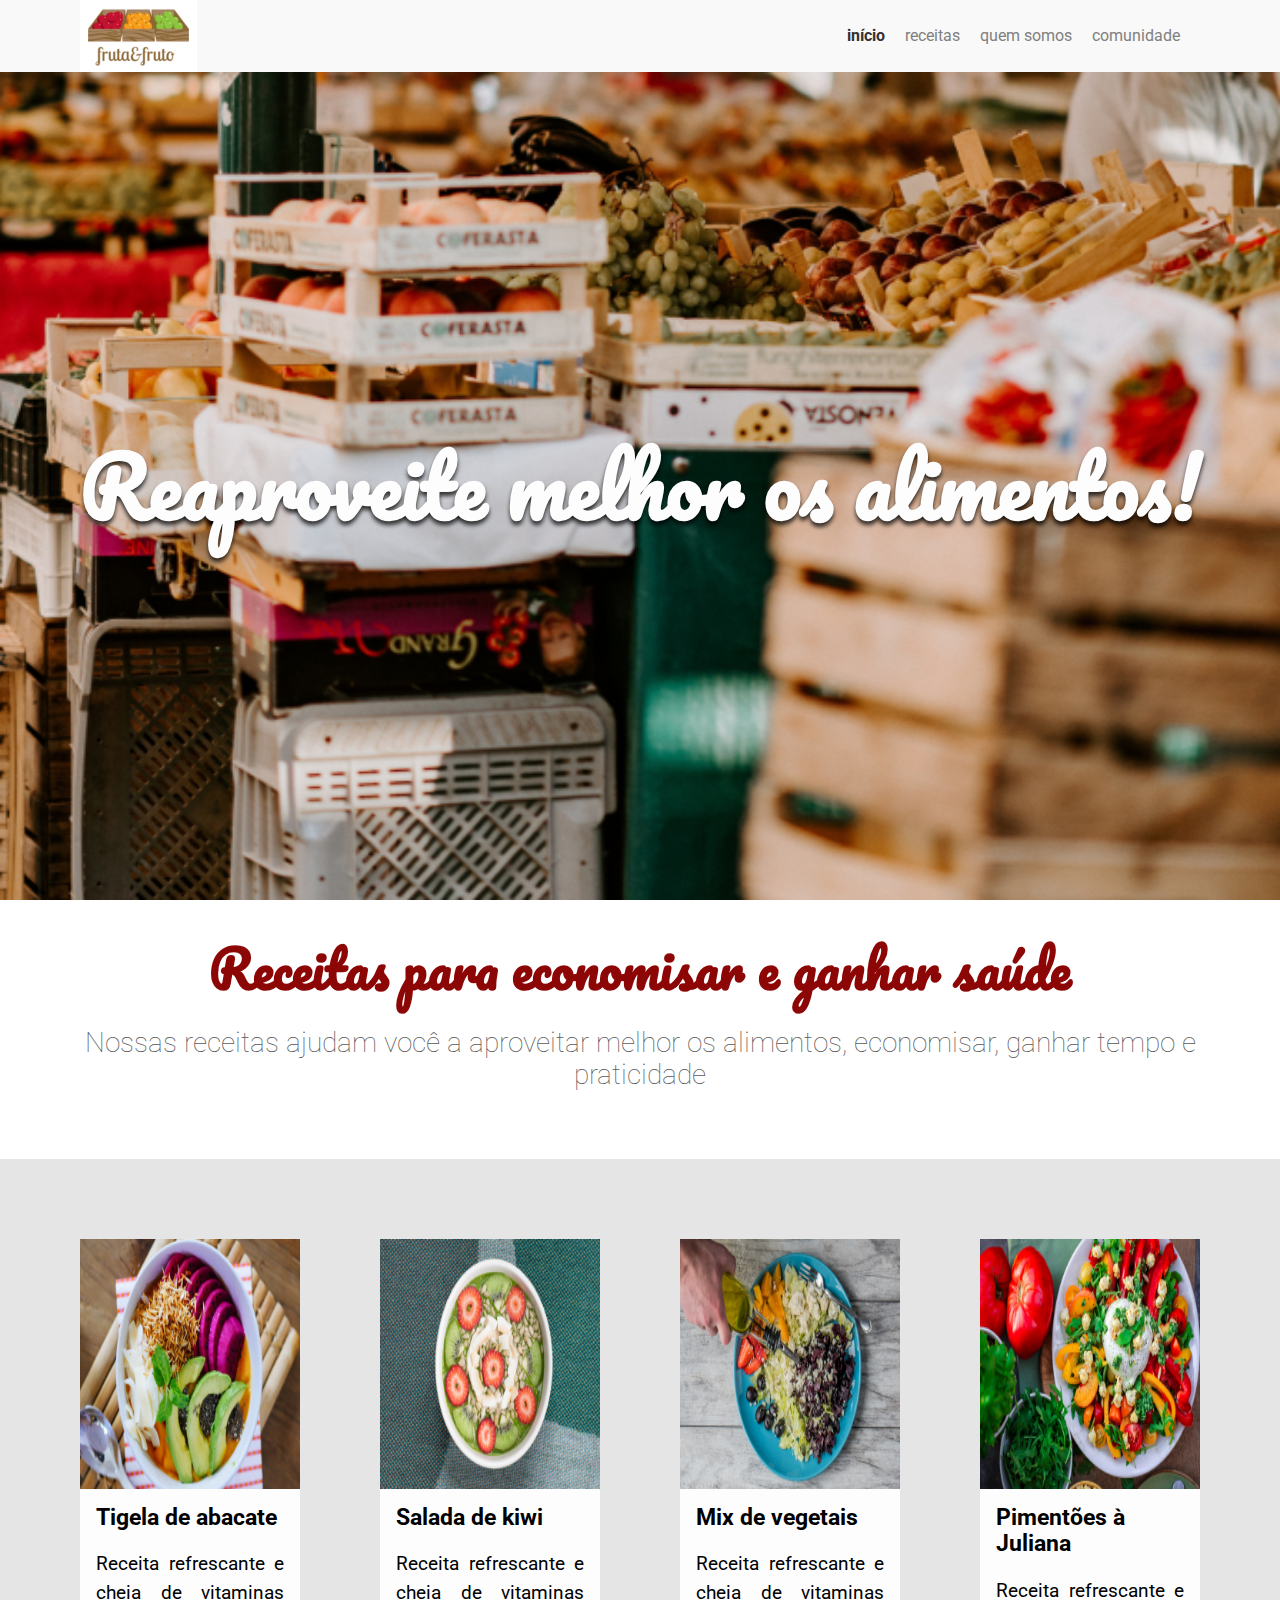
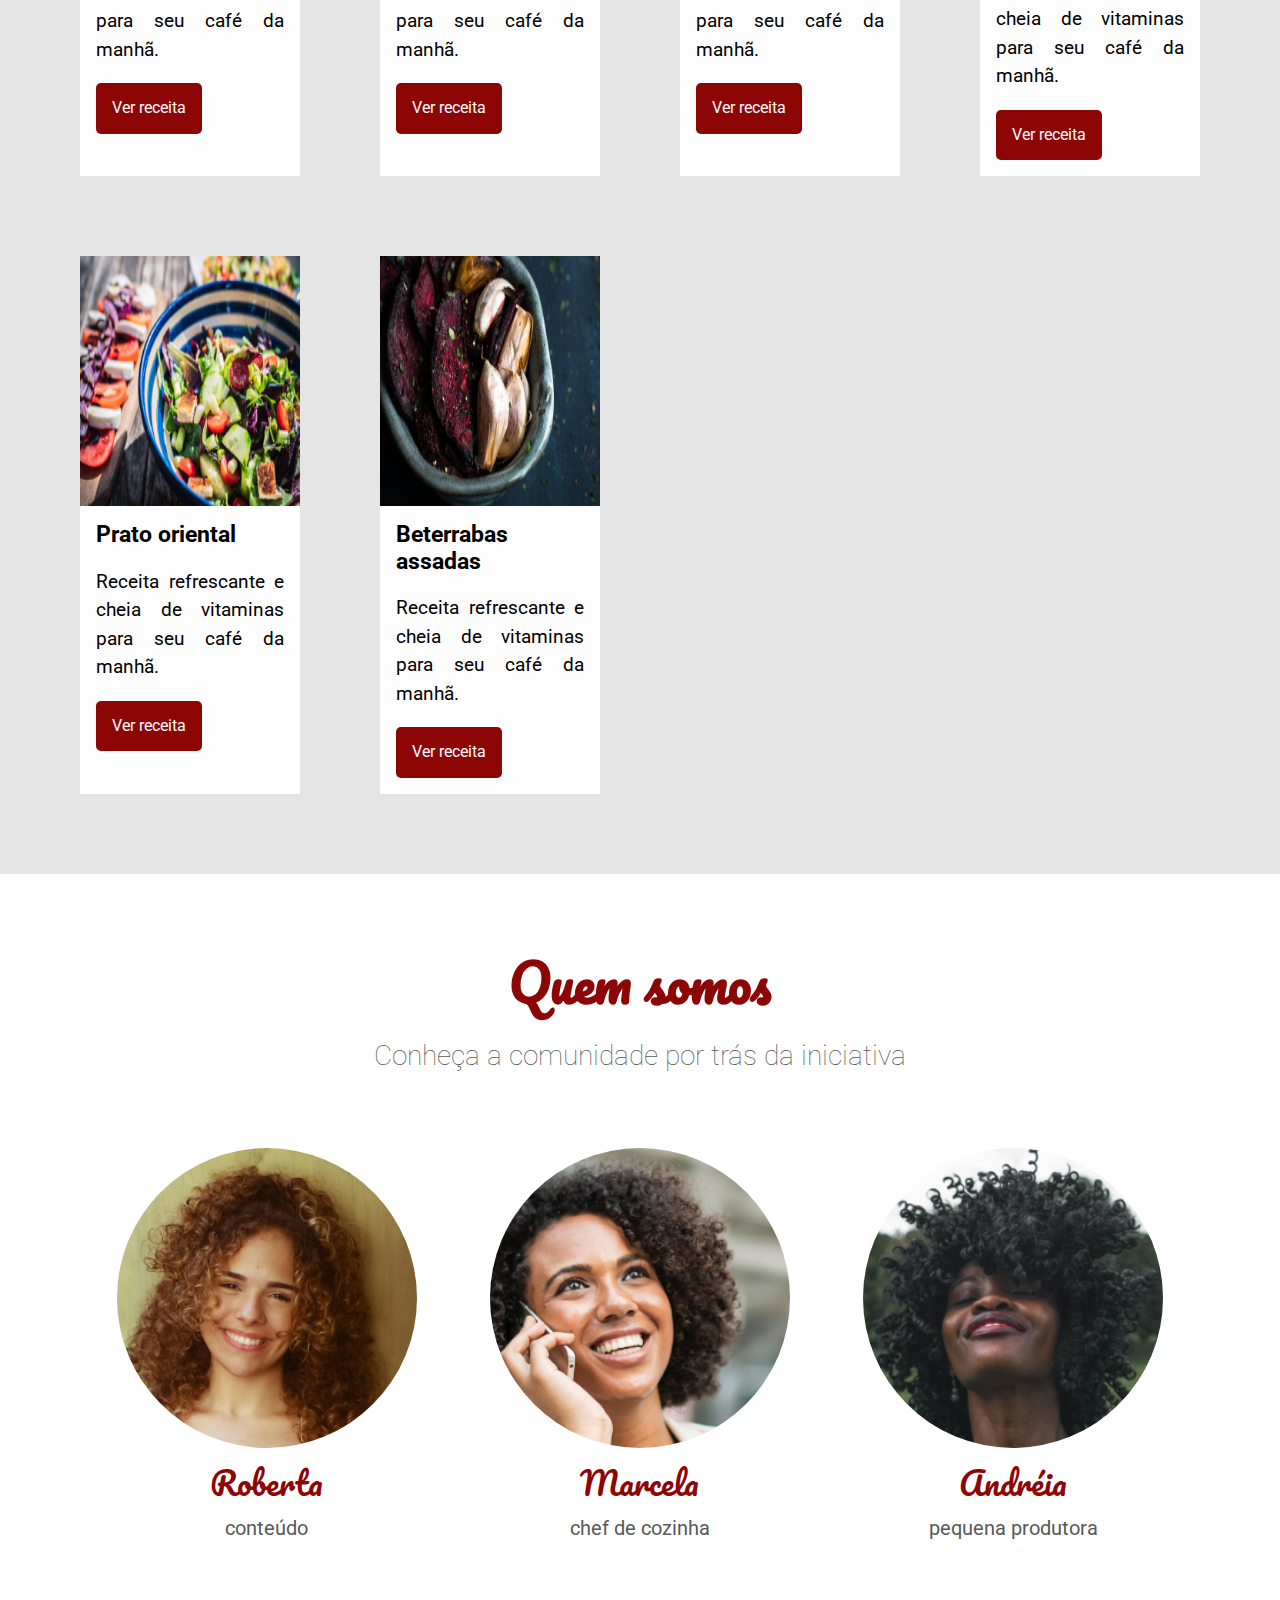
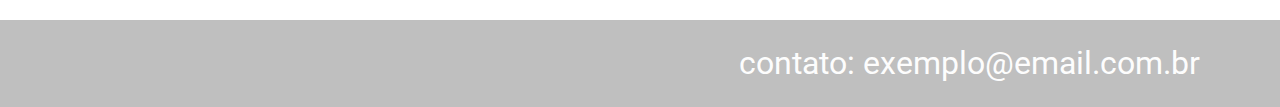
<file: Arquitetura CSS/index.html>
<!DOCTYPE html>
<html lang="en">
    <head>
        <link href="https://fonts.googleapis.com/css?family=Pacifico|Roboto:100,300,400,500,700,900" rel="stylesheet" />
        <meta charset="UTF-8" />
        <meta name="viewport" content="width=device-width, initial-scale=1.0" />
        <meta http-equiv="X-UA-Compatible" content="ie=edge" />
        <title>Fruta & Fruto</title>
        <link href="./assets/css/normalize.css" rel="stylesheet" />
        <link href="./assets/css/reset.css" rel="stylesheet" />
        <link href="./assets/css/cabecalho.css" rel="stylesheet" />
        <link href="./assets/css/logo.css" rel="stylesheet" />
        <link href="./assets/css/menu/menu-lista.css" rel="stylesheet" />
        <link href="./assets/css/menu/menu-item.css" rel="stylesheet" />
        <link href="./assets/css/menu/menu-link.css" rel="stylesheet" />
        <link href="./assets/css/banner/banner.css" rel="stylesheet" />
        <link href="./assets/css/banner/banner-imagem.css" rel="stylesheet" />
        <link href="./assets/css/banner/banner-titulo.css" rel="stylesheet" />
        <link href="./assets/css/sobre/sobre.css" rel="stylesheet" />
        <link href="./assets/css/sobre/sobre-titulo.css" rel="stylesheet" />
        <link href="./assets/css/sobre/sobre-descricao.css" rel="stylesheet" />
        <link href="./assets/css/receitas.css" rel="stylesheet" />
        <link href="./assets/css/receita/receita.css" rel="stylesheet" />
        <link href="./assets/css/receita/receita-imagem.css" rel="stylesheet" />
        <link href="./assets/css/receita/receita-conteudo.css" rel="stylesheet" />
        <link href="./assets/css/receita/receita-titulo.css" rel="stylesheet" />
        <link href="./assets/css/receita/receita-descricao.css" rel="stylesheet" />
        <link href="./assets/css/receita/receita-botao.css" rel="stylesheet" />
        <link href="./assets/css/quemSomos/quemSomos.css" rel="stylesheet" />
        <link href="./assets/css/quemSomos/quemSomos-titulo.css" rel="stylesheet" />
        <link href="./assets/css/quemSomos/quemSomos-descricao.css" rel="stylesheet" />
        <link href="./assets/css/pessoas.css" rel="stylesheet" />
        <link href="./assets/css/pessoa/pessoa.css" rel="stylesheet" />
        <link href="./assets/css/pessoa/pessoa-imagem.css" rel="stylesheet" />
        <link href="./assets/css/pessoa/pessoa-nome.css" rel="stylesheet" />
        <link href="./assets/css/pessoa/pessoa-funcao.css" rel="stylesheet" />
        <link href="./assets/css/rodape.css" rel="stylesheet" />
    </head>
    <body>
        <header class="cabecalho">
            <img alt="Fruta & Fruto" class="logo" src="./assets/img/logo.jpg" />
            <nav class="menu">
                <ul class="menu__lista">
                    <li class="menu__item"><a class="menu__link menu__link--ativo" href="#">Início</a></li>
                    <li class="menu__item"><a class="menu__link" href="#">Receitas</a></li>
                    <li class="menu__item"><a class="menu__link" href="#">Quem Somos</a></li>
                    <li class="menu__item"><a class="menu__link" href="#">Comunidade</a></li>
                </ul>
            </nav>
        </header>
        <main class="container">
            <section class="banner">
                <div class="banner__imagem"></div>
                <h2 class="banner__titulo">Reaproveite melhor os alimentos!</h2>
            </section>
            <section class="sobre">
                <h3 class="sobre__titulo">Receitas para economisar e ganhar saúde</h3>
                <p class="sobre__descricao">
                    Nossas receitas ajudam você a aproveitar melhor os alimentos, economisar, ganhar tempo e praticidade
                </p>
            </section>
            <section class="receitas">
                <div class="receita">
                    <img alt="Tigela de abacate" class="receita__imagem" src="./assets/img/receitas/tigela-de-abacate.jpg" />
                    <div class="receita__conteudo">
                        <h4 class="receita__titulo">Tigela de abacate</h4>
                        <p class="receita__descricao">Receita refrescante e cheia de vitaminas para seu café da manhã.</p>
                        <button class="receita__botao">Ver receita</button>
                    </div>
                </div>
                <div class="receita">
                    <img alt="Salada de kiwi" class="receita__imagem" src="./assets/img/receitas/salada-de-kiwi.jpg" />
                    <div class="receita__conteudo">
                        <h4 class="receita__titulo">Salada de kiwi</h4>
                        <p class="receita__descricao">Receita refrescante e cheia de vitaminas para seu café da manhã.</p>
                        <button class="receita__botao">Ver receita</button>
                    </div>
                </div>
                <div class="receita">
                    <img alt="Mix de vegetais" class="receita__imagem" src="./assets/img/receitas/mix-de-vegetais.jpg" />
                    <div class="receita__conteudo">
                        <h4 class="receita__titulo">Mix de vegetais</h4>
                        <p class="receita__descricao">Receita refrescante e cheia de vitaminas para seu café da manhã.</p>
                        <button class="receita__botao">Ver receita</button>
                    </div>
                </div>
                <div class="receita">
                    <img alt="Pimentões à Juliana" class="receita__imagem" src="./assets/img/receitas/pimentoes-a-juliana.jpg" />
                    <div class="receita__conteudo">
                        <h4 class="receita__titulo">Pimentões à Juliana</h4>
                        <p class="receita__descricao">Receita refrescante e cheia de vitaminas para seu café da manhã.</p>
                        <button class="receita__botao">Ver receita</button>
                    </div>
                </div>
                <div class="receita">
                    <img alt="Prato oriental" class="receita__imagem" src="./assets/img/receitas/prato-oriental.jpg" />
                    <div class="receita__conteudo">
                        <h4 class="receita__titulo">Prato oriental</h4>
                        <p class="receita__descricao">Receita refrescante e cheia de vitaminas para seu café da manhã.</p>
                        <button class="receita__botao">Ver receita</button>
                    </div>
                </div>
                <div class="receita">
                    <img alt="Beterrabas assadas" class="receita__imagem" src="./assets/img/receitas/beterrabas-assadas.jpg" />
                    <div class="receita__conteudo">
                        <h4 class="receita__titulo">Beterrabas assadas</h4>
                        <p class="receita__descricao">Receita refrescante e cheia de vitaminas para seu café da manhã.</p>
                        <button class="receita__botao">Ver receita</button>
                    </div>
                </div>
            </section>
            <section class="quem-somos">
                <h3 class="quem-somos__titulo">Quem somos</h3>
                <p class="quem-somos__descricao">Conheça a comunidade por trás da iniciativa</p>
                <div class="pessoas">
                    <div class="pessoa">
                        <div class="pessoa__imagem pessoa__imagem--roberta"></div>
                        <span class="pessoa__nome">Roberta</span>
                        <span class="pessoa__funcao">Conteúdo</span>
                    </div>
                    <div class="pessoa">
                        <div class="pessoa__imagem pessoa__imagem--marcela"></div>
                        <span class="pessoa__nome">Marcela</span>
                        <span class="pessoa__funcao">Chef de cozinha</span>
                    </div>
                    <div class="pessoa">
                        <div class="pessoa__imagem pessoa__imagem--andreia"></div>
                        <span class="pessoa__nome">Andréia</span>
                        <span class="pessoa__funcao">Pequena Produtora</span>
                    </div>
                </div>
            </section>
        </main>
        <footer class="rodape">
            Contato: exemplo@email.com.br
        </footer>
    </body>
</html>
</file>
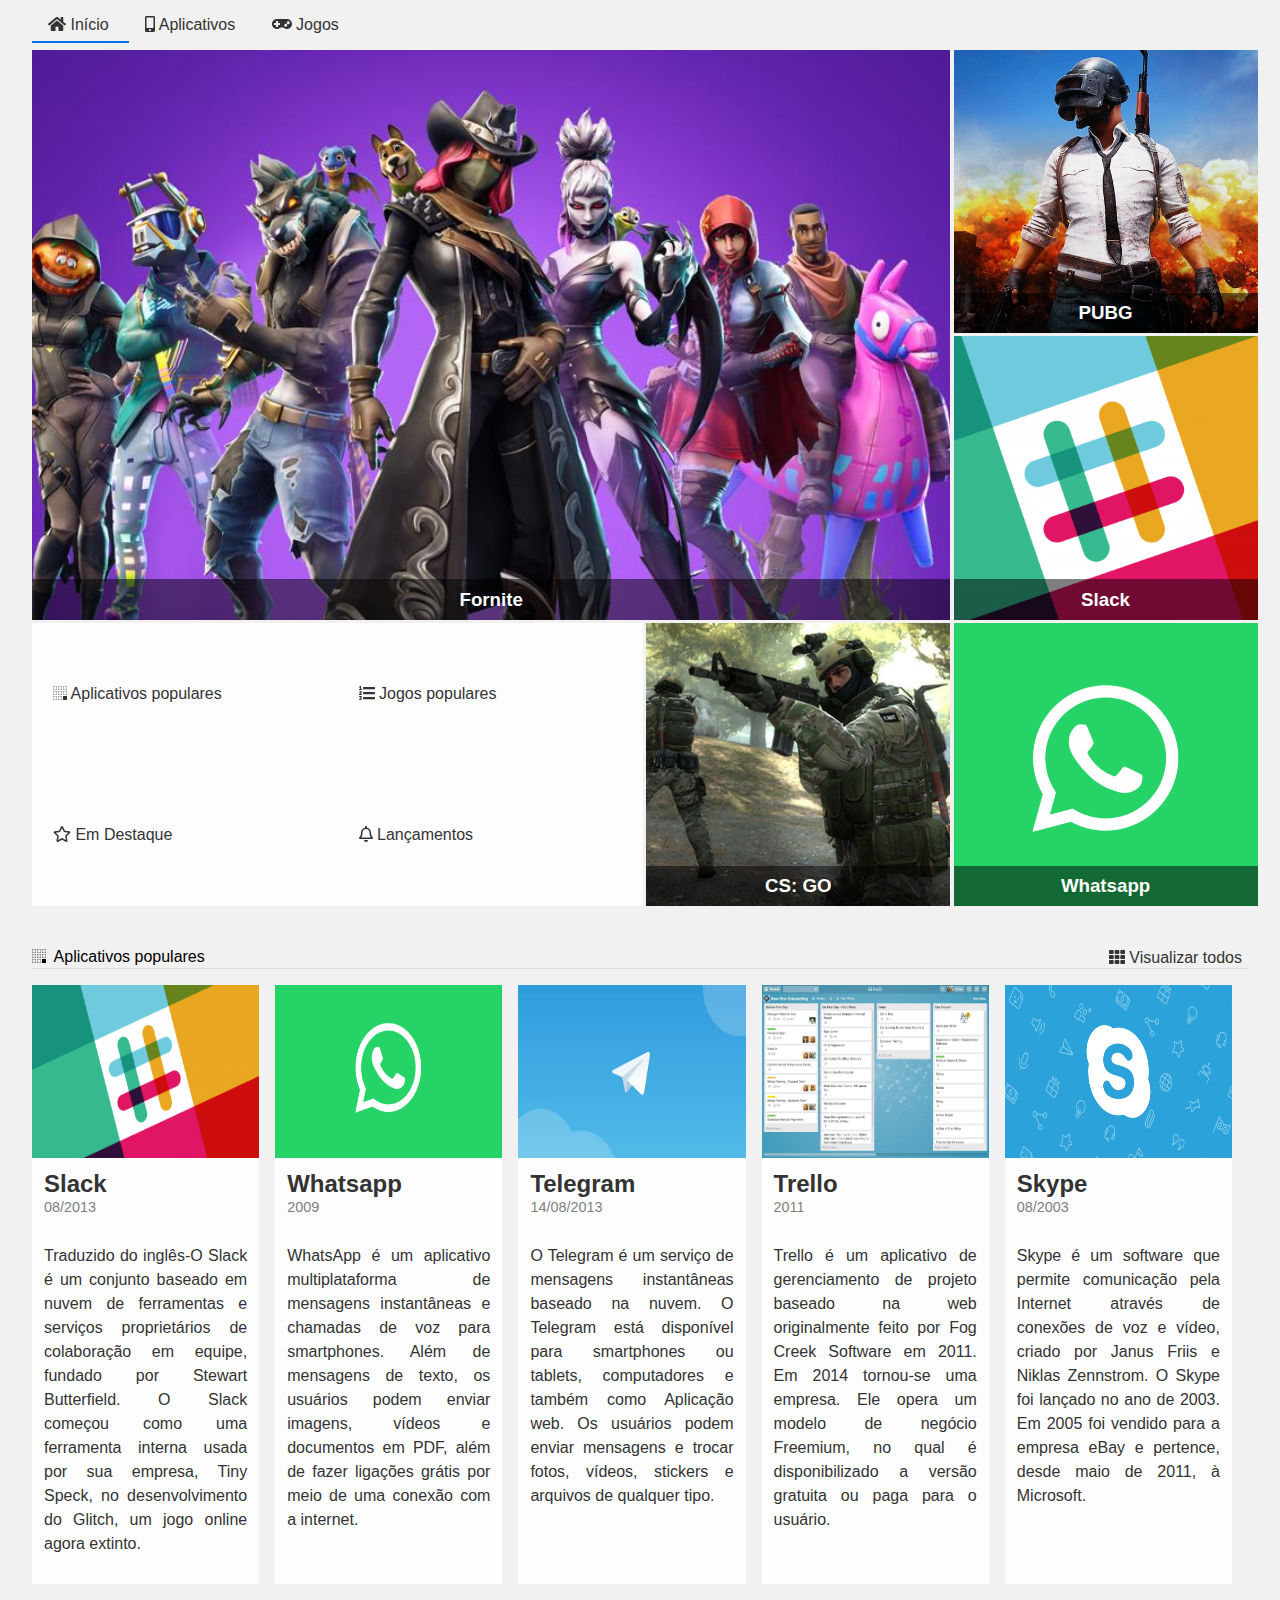
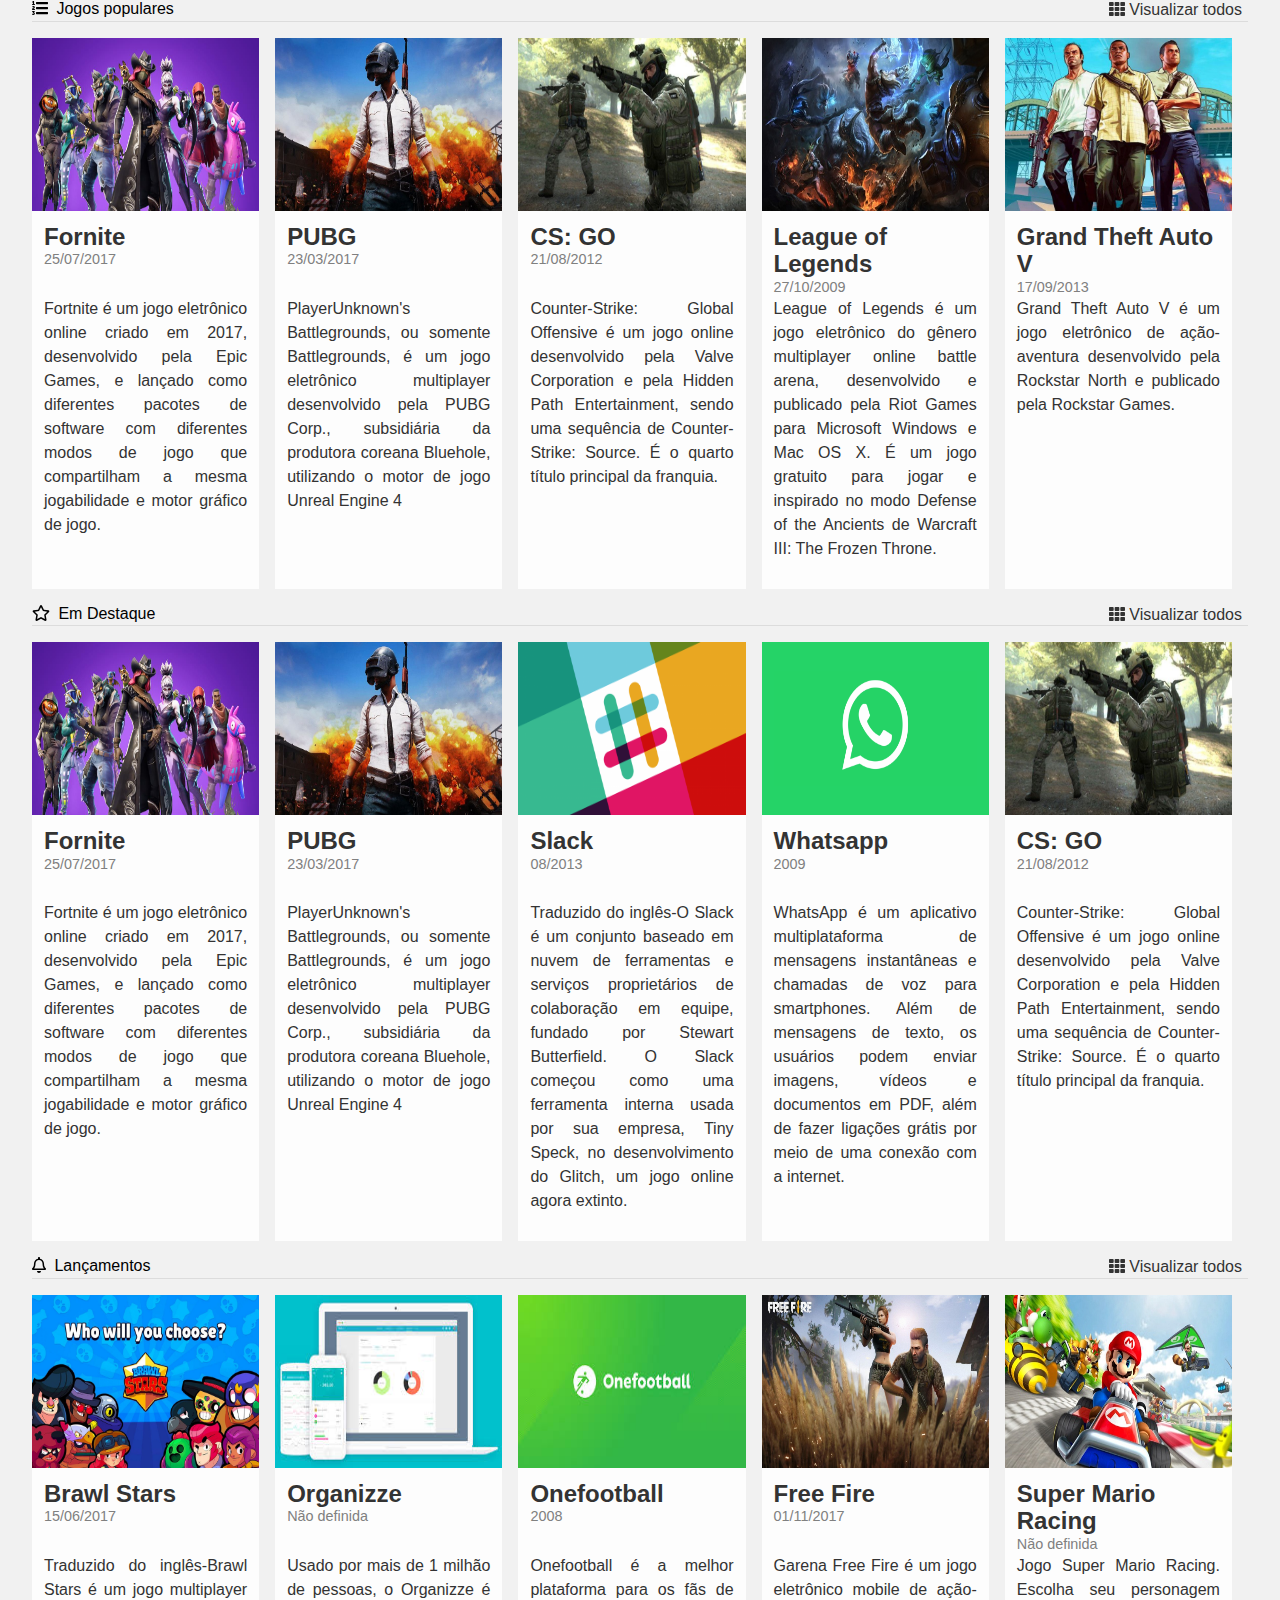
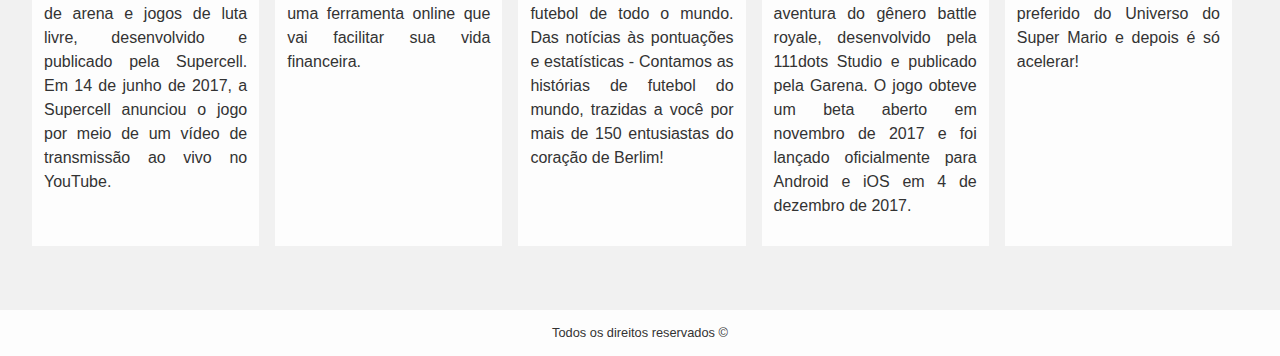
<file: CSS Grid simplificando layouts/index.html>
<!DOCTYPE html>
<html lang="en">
<head>
    <meta charset="UTF-8">
    <meta name="viewport" content="width=device-width, initial-scale=1.0">
    <meta http-equiv="X-UA-Compatible" content="ie=edge">
    <title>Alura Store | Baixe nossos aplicativos e jogos</title>
    <link href="./assets/css/normalize.css" rel="stylesheet">
    <link href="./assets/css/reset.css" rel="stylesheet">
    <link href="./assets/css/style.css" rel="stylesheet">
    <link href="./assets/css/destaques.css" rel="stylesheet">
    <link href="./assets/css/populares.css" rel="stylesheet">
    <link href="./assets/css/menu.css" rel="stylesheet">
    <link href="./assets/css/responsivo.css" rel="stylesheet">
</head>
<body class="app">
    <header class="cabecalho">
        <nav class="menu">
            <ul class="menu__lista">
                <li class="menu__item">
                    <a class="menu__link ativo" href="#">
                        <i class="fas fa-home"></i>
                        Início
                    </a>
                    <a class="menu__link" href="#">
                        <i class="fas fa-mobile-alt"></i>
                        Aplicativos</a>
                    <a class="menu__link" href="#">
                        <i class="fas fa-gamepad"></i>
                        Jogos
                    </a>
                </li>
            </ul>
        </nav>
    </header>
    <main class="conteudo">
        <section class="destaques">
            <div class="destaques__principal caixa">
                <h3 class="destaques__titulo">Fornite</h3>
            </div>
            <div class="destaques__secundario caixa">
                <h3 class="destaques__titulo">PUBG</h3>
            </div>
            <div class="destaques__secundario caixa">
                <h3 class="destaques__titulo">Slack</h3>
            </div>
            <div class="destaques__secundario caixa">
                <h3 class="destaques__titulo">Whatsapp</h3>
            </div>
            <div class="destaques__secundario caixa">
                <h3 class="destaques__titulo">CS: GO</h3>
            </div>
            <div class="destaques__categorias">
                <ul class="destaques__categorias___lista">
                    <li class="destaques__categorias___item">
                        <a class="destaques__categorias___link" href="#">
                            <i class="destaques__categorias___icone fab fa-buromobelexperte"></i>
                            Aplicativos populares
                        </a>
                    </li>
                    <li class="destaques__categorias___item">
                        <a class="destaques__categorias___link" href="#">
                            <i class="fas fa-list-ol"></i>
                            Jogos populares
                        </a>
                    </li>
                    <li class="destaques__categorias___item">
                        <a class="destaques__categorias___link" href="#">
                            <i class="far fa-star"></i>
                            Em Destaque
                        </a>
                    </li>
                    <li class="destaques__categorias___item">
                        <a class="destaques__categorias___link" href="#">
                            <i class="far fa-bell"></i>
                            Lançamentos
                        </a>
                    </li>
                </ul>
            </div>
        </section>
        <section class="populares">
            <div class="populares__itens">
                <div class="populares__info">
                    <div class="populares__cabecalho">
                        <h4 class="populares__titulo">
                            <i class="populares__icone fab fa-buromobelexperte"></i>
                            Aplicativos populares
                        </h4>
                        <button class="populares__botao">
                            <i class="fas fa-th"></i>
                            Visualizar todos
                        </button>
                    </div>
                </div>
                <div class="populares__conteudo">
                    <div class="populares__card">
                        <img class="populares__card___imagem" src="./assets/img/slack.png"></img>
                        <div class="populares__card___corpo">
                            <div class="populares__card___cabecalho">
                                <h5 class="populares__card___titulo">Slack</h5>
                                <time class="populares__card___data" datetime="2013-08-01">08/2013</time>
                            </div>
                            <div class="populares__card___descricao">
                                Traduzido do inglês-O Slack é um conjunto baseado em nuvem de ferramentas e serviços proprietários de colaboração em equipe, fundado por Stewart Butterfield. O Slack começou como uma ferramenta interna usada por sua empresa, Tiny Speck, no desenvolvimento do Glitch, um jogo online agora extinto.
                            </div>
                        </div>
                    </div>
                    <div class="populares__card">
                        <img class="populares__card___imagem" src="./assets/img/whatsapp.png"></img>
                        <div class="populares__card___corpo">
                            <div class="populares__card___cabecalho">
                                <h5 class="populares__card___titulo">Whatsapp</h5>
                                <time class="populares__card___data" datetime="20090-01-01">2009</time>
                            </div>
                            <div class="populares__card___descricao">
                                WhatsApp é um aplicativo multiplataforma de mensagens instantâneas e chamadas de voz para smartphones. Além de mensagens de texto, os usuários podem enviar imagens, vídeos e documentos em PDF, além de fazer ligações grátis por meio de uma conexão com a internet.
                            </div>
                        </div>
                    </div>
                    <div class="populares__card">
                        <img class="populares__card___imagem" src="./assets/img/telegram.jpeg"></img>
                        <div class="populares__card___corpo">
                            <div class="populares__card___cabecalho">
                                <h5 class="populares__card___titulo">Telegram</h5>
                                <time class="populares__card___data" datetime="2013-08-14">14/08/2013</time>
                            </div>
                            <div class="populares__card___descricao">
                                O Telegram é um serviço de mensagens instantâneas baseado na nuvem. O Telegram está disponível para smartphones ou tablets, computadores e também como Aplicação web. Os usuários podem enviar mensagens e trocar fotos, vídeos, stickers e arquivos de qualquer tipo.
                            </div>
                        </div>
                    </div>
                    <div class="populares__card">
                        <img class="populares__card___imagem" src="./assets/img/trello.jpg"></img>
                        <div class="populares__card___corpo">
                            <div class="populares__card___cabecalho">
                                <h5 class="populares__card___titulo">Trello</h5>
                                <time class="populares__card___data" datetime="2011-01-01">2011</time>
                            </div>
                            <div class="populares__card___descricao">
                                Trello é um aplicativo de gerenciamento de projeto baseado na web originalmente feito por Fog Creek Software em 2011. Em 2014 tornou-se uma empresa. Ele opera um modelo de negócio Freemium, no qual é disponibilizado a versão gratuita ou paga para o usuário.
                            </div>
                        </div>
                    </div>
                    <div class="populares__card">
                        <img class="populares__card___imagem" src="./assets/img/skype.png"></img>
                        <div class="populares__card___corpo">
                            <div class="populares__card___cabecalho">
                                <h5 class="populares__card___titulo">Skype</h5>
                                <time class="populares__card___data" datetime="2003-08-01">08/2003</time>
                            </div>
                            <div class="populares__card___descricao">
                                Skype é um software que permite comunicação pela Internet através de conexões de voz e vídeo, criado por Janus Friis e Niklas Zennstrom. O Skype foi lançado no ano de 2003. Em 2005 foi vendido para a empresa eBay e pertence, desde maio de 2011, à Microsoft.
                            </div>
                        </div>
                    </div>
                </div>
            </div>
            <div class="populares__itens">
                <div class="populares__info">
                    <div class="populares__cabecalho">
                        <h4 class="populares__titulo">
                            <i class="populares__icone fas fa-list-ol"></i>
                            Jogos populares
                        </h4>
                        <button class="populares__botao">
                            <i class="fas fa-th"></i>
                            Visualizar todos
                        </button>
                    </div>
                </div>
                <div class="populares__conteudo">
                    <div class="populares__card">
                        <img class="populares__card___imagem" src="./assets/img/fortnite.jpg"></img>
                        <div class="populares__card___corpo">
                            <div class="populares__card___cabecalho">
                                <h5 class="populares__card___titulo">Fornite</h5>
                                <time class="populares__card___data" datetime="2017-07-25">25/07/2017</time>
                            </div>
                            <div class="populares__card___descricao">
                                Fortnite é um jogo eletrônico online criado em 2017, desenvolvido pela Epic Games, e lançado como diferentes pacotes de software com diferentes modos de jogo que compartilham a mesma jogabilidade e motor gráfico de jogo.
                            </div>
                        </div>
                    </div>
                    <div class="populares__card">
                        <img class="populares__card___imagem" src="./assets/img/pubg.jpg"></img>
                        <div class="populares__card___corpo">
                            <div class="populares__card___cabecalho">
                                <h5 class="populares__card___titulo">PUBG</h5>
                                <time class="populares__card___data" datetime="2017-03-23">23/03/2017</time>
                            </div>
                            <div class="populares__card___descricao">
                                PlayerUnknown's Battlegrounds, ou somente Battlegrounds, é um jogo eletrônico multiplayer desenvolvido pela PUBG Corp., subsidiária da produtora coreana Bluehole, utilizando o motor de jogo Unreal Engine 4
                            </div>
                        </div>
                    </div>
                    <div class="populares__card">
                        <img class="populares__card___imagem" src="./assets/img/cs-go.jpg"></img>
                        <div class="populares__card___corpo">
                            <div class="populares__card___cabecalho">
                                <h5 class="populares__card___titulo">CS: GO</h5>
                                <time class="populares__card___data" datetime="2012-08-21">21/08/2012</time>
                            </div>
                            <div class="populares__card___descricao">
                                Counter-Strike: Global Offensive é um jogo online desenvolvido pela Valve Corporation e pela Hidden Path Entertainment, sendo uma sequência de Counter-Strike: Source. É o quarto título principal da franquia.
                            </div>
                        </div>
                    </div>
                    <div class="populares__card">
                        <img class="populares__card___imagem" src="./assets/img/lol.jpg"></img>
                        <div class="populares__card___corpo">
                            <div class="populares__card___cabecalho">
                                <h5 class="populares__card___titulo">League of Legends</h5>
                                <time class="populares__card___data" datetime="2009-10-27">27/10/2009</time>
                            </div>
                            <div class="populares__card___descricao">
                                League of Legends é um jogo eletrônico do gênero multiplayer online battle arena, desenvolvido e publicado pela Riot Games para Microsoft Windows e Mac OS X. É um jogo gratuito para jogar e inspirado no modo Defense of the Ancients de Warcraft III: The Frozen Throne.
                            </div>
                        </div>
                    </div>
                    <div class="populares__card">
                        <img class="populares__card___imagem" src="./assets/img/gta-v.jpg"></img>
                        <div class="populares__card___corpo">
                            <div class="populares__card___cabecalho">
                                <h5 class="populares__card___titulo">Grand Theft Auto V</h5>
                                <time class="populares__card___data" datetime="2013-09-17">17/09/2013</time>
                            </div>
                            <div class="populares__card___descricao">
                                Grand Theft Auto V é um jogo eletrônico de ação-aventura desenvolvido pela Rockstar North e publicado pela Rockstar Games.
                            </div>
                        </div>
                    </div>
                </div>
            </div>
            <div class="populares__itens">
                <div class="populares__info">
                    <div class="populares__cabecalho">
                        <h4 class="populares__titulo">
                            <i class="populares__icone far fa-star"></i>
                            Em Destaque
                        </h4>
                        <button class="populares__botao">
                            <i class="fas fa-th"></i>
                            Visualizar todos
                        </button>
                    </div>
                </div>
                <div class="populares__conteudo">
                    <div class="populares__card">
                        <img class="populares__card___imagem" src="./assets/img/fortnite.jpg"></img>
                        <div class="populares__card___corpo">
                            <div class="populares__card___cabecalho">
                                <h5 class="populares__card___titulo">Fornite</h5>
                                <time class="populares__card___data" datetime="2017-07-25">25/07/2017</time>
                            </div>
                            <div class="populares__card___descricao">
                                Fortnite é um jogo eletrônico online criado em 2017, desenvolvido pela Epic Games, e lançado como diferentes pacotes de software com diferentes modos de jogo que compartilham a mesma jogabilidade e motor gráfico de jogo.
                            </div>
                        </div>
                    </div>
                    <div class="populares__card">
                        <img class="populares__card___imagem" src="./assets/img/pubg.jpg"></img>
                        <div class="populares__card___corpo">
                            <div class="populares__card___cabecalho">
                                <h5 class="populares__card___titulo">PUBG</h5>
                                <time class="populares__card___data" datetime="2017-03-23">23/03/2017</time>
                            </div>
                            <div class="populares__card___descricao">
                                PlayerUnknown's Battlegrounds, ou somente Battlegrounds, é um jogo eletrônico multiplayer desenvolvido pela PUBG Corp., subsidiária da produtora coreana Bluehole, utilizando o motor de jogo Unreal Engine 4
                            </div>
                        </div>
                    </div>
                    <div class="populares__card">
                        <img class="populares__card___imagem" src="./assets/img/slack.png"></img>
                        <div class="populares__card___corpo">
                            <div class="populares__card___cabecalho">
                                <h5 class="populares__card___titulo">Slack</h5>
                                <time class="populares__card___data" datetime="2013-08-01">08/2013</time>
                            </div>
                            <div class="populares__card___descricao">
                                Traduzido do inglês-O Slack é um conjunto baseado em nuvem de ferramentas e serviços proprietários de colaboração em equipe, fundado por Stewart Butterfield. O Slack começou como uma ferramenta interna usada por sua empresa, Tiny Speck, no desenvolvimento do Glitch, um jogo online agora extinto.
                            </div>
                        </div>
                    </div>
                    <div class="populares__card">
                        <img class="populares__card___imagem" src="./assets/img/whatsapp.png"></img>
                        <div class="populares__card___corpo">
                            <div class="populares__card___cabecalho">
                                <h5 class="populares__card___titulo">Whatsapp</h5>
                                <time class="populares__card___data" datetime="20090-01-01">2009</time>
                            </div>
                            <div class="populares__card___descricao">
                                WhatsApp é um aplicativo multiplataforma de mensagens instantâneas e chamadas de voz para smartphones. Além de mensagens de texto, os usuários podem enviar imagens, vídeos e documentos em PDF, além de fazer ligações grátis por meio de uma conexão com a internet.
                            </div>
                        </div>
                    </div>
                    <div class="populares__card">
                        <img class="populares__card___imagem" src="./assets/img/cs-go.jpg"></img>
                        <div class="populares__card___corpo">
                            <div class="populares__card___cabecalho">
                                <h5 class="populares__card___titulo">CS: GO</h5>
                                <time class="populares__card___data" datetime="2012-08-21">21/08/2012</time>
                            </div>
                            <div class="populares__card___descricao">
                                Counter-Strike: Global Offensive é um jogo online desenvolvido pela Valve Corporation e pela Hidden Path Entertainment, sendo uma sequência de Counter-Strike: Source. É o quarto título principal da franquia.
                            </div>
                        </div>
                    </div>
                </div>
            </div>
            <div class="populares__itens">
                <div class="populares__info">
                    <div class="populares__cabecalho">
                        <h4 class="populares__titulo">
                            <i class="populares__icone far fa-bell"></i>
                            Lançamentos
                        </h4>
                        <button class="populares__botao">
                            <i class="fas fa-th"></i>
                            Visualizar todos
                        </button>
                    </div>
                </div>
                <div class="populares__conteudo">
                    <div class="populares__card">
                        <img class="populares__card___imagem" src="./assets/img/brawl-stars.jpg"></img>
                        <div class="populares__card___corpo">
                            <div class="populares__card___cabecalho">
                                <h5 class="populares__card___titulo">Brawl Stars</h5>
                                <time class="populares__card___data" datetime="2017-06-15">15/06/2017</time>
                            </div>
                            <div class="populares__card___descricao">
                                Traduzido do inglês-Brawl Stars é um jogo multiplayer de arena e jogos de luta livre, desenvolvido e publicado pela Supercell. Em 14 de junho de 2017, a Supercell anunciou o jogo por meio de um vídeo de transmissão ao vivo no YouTube.
                            </div>
                        </div>
                    </div>
                    <div class="populares__card">
                        <img class="populares__card___imagem" src="./assets/img/organizze.jpeg"></img>
                        <div class="populares__card___corpo">
                            <div class="populares__card___cabecalho">
                                <h5 class="populares__card___titulo">Organizze</h5>
                                <time class="populares__card___data" datetime="">Não definida</time>
                            </div>
                            <div class="populares__card___descricao">
                                Usado por mais de 1 milhão de pessoas, o Organizze é uma ferramenta online que vai facilitar sua vida financeira.  
                            </div>
                        </div>
                    </div>
                    <div class="populares__card">
                        <img class="populares__card___imagem" src="./assets/img/onefotball.jpeg"></img>
                        <div class="populares__card___corpo">
                            <div class="populares__card___cabecalho">
                                <h5 class="populares__card___titulo">Onefootball</h5>
                                <time class="populares__card___data" datetime="2008-01-01">2008</time>
                            </div>
                            <div class="populares__card___descricao">
                                Onefootball é a melhor plataforma para os fãs de futebol de todo o mundo. Das notícias às pontuações e estatísticas - Contamos as histórias de futebol do mundo, trazidas a você por mais de 150 entusiastas do coração de Berlim!
                            </div>
                        </div>
                    </div>
                    <div class="populares__card">
                        <img class="populares__card___imagem" src="./assets/img/free-fire.jpg"></img>
                        <div class="populares__card___corpo">
                            <div class="populares__card___cabecalho">
                                <h5 class="populares__card___titulo">Free Fire</h5>
                                <time class="populares__card___data" datetime="2017-11-01">01/11/2017</time>
                            </div>
                            <div class="populares__card___descricao">
                                Garena Free Fire é um jogo eletrônico mobile de ação-aventura do gênero battle royale, desenvolvido pela 111dots Studio e publicado pela Garena. O jogo obteve um beta aberto em novembro de 2017 e foi lançado oficialmente para Android e iOS em 4 de dezembro de 2017.
                            </div>
                        </div>
                    </div>
                    <div class="populares__card">
                        <img class="populares__card___imagem" src="./assets/img/mario-kart.jpg"></img>
                        <div class="populares__card___corpo">
                            <div class="populares__card___cabecalho">
                                <h5 class="populares__card___titulo">Super Mario Racing</h5>
                                <time class="populares__card___data" datetime="">Não definida</time>
                            </div>
                            <div class="populares__card___descricao">
                                Jogo Super Mario Racing. Escolha seu personagem preferido do Universo do Super Mario e depois é só acelerar!
                            </div>
                        </div>
                    </div>
                </div>
            </div>
        </section>
    </main>
    <footer class="rodape">Todos os direitos reservados &copy;</footer>
    <script src="./assets/js/fontawesome.all.min.js"></script>
</body>
</html>
</file>
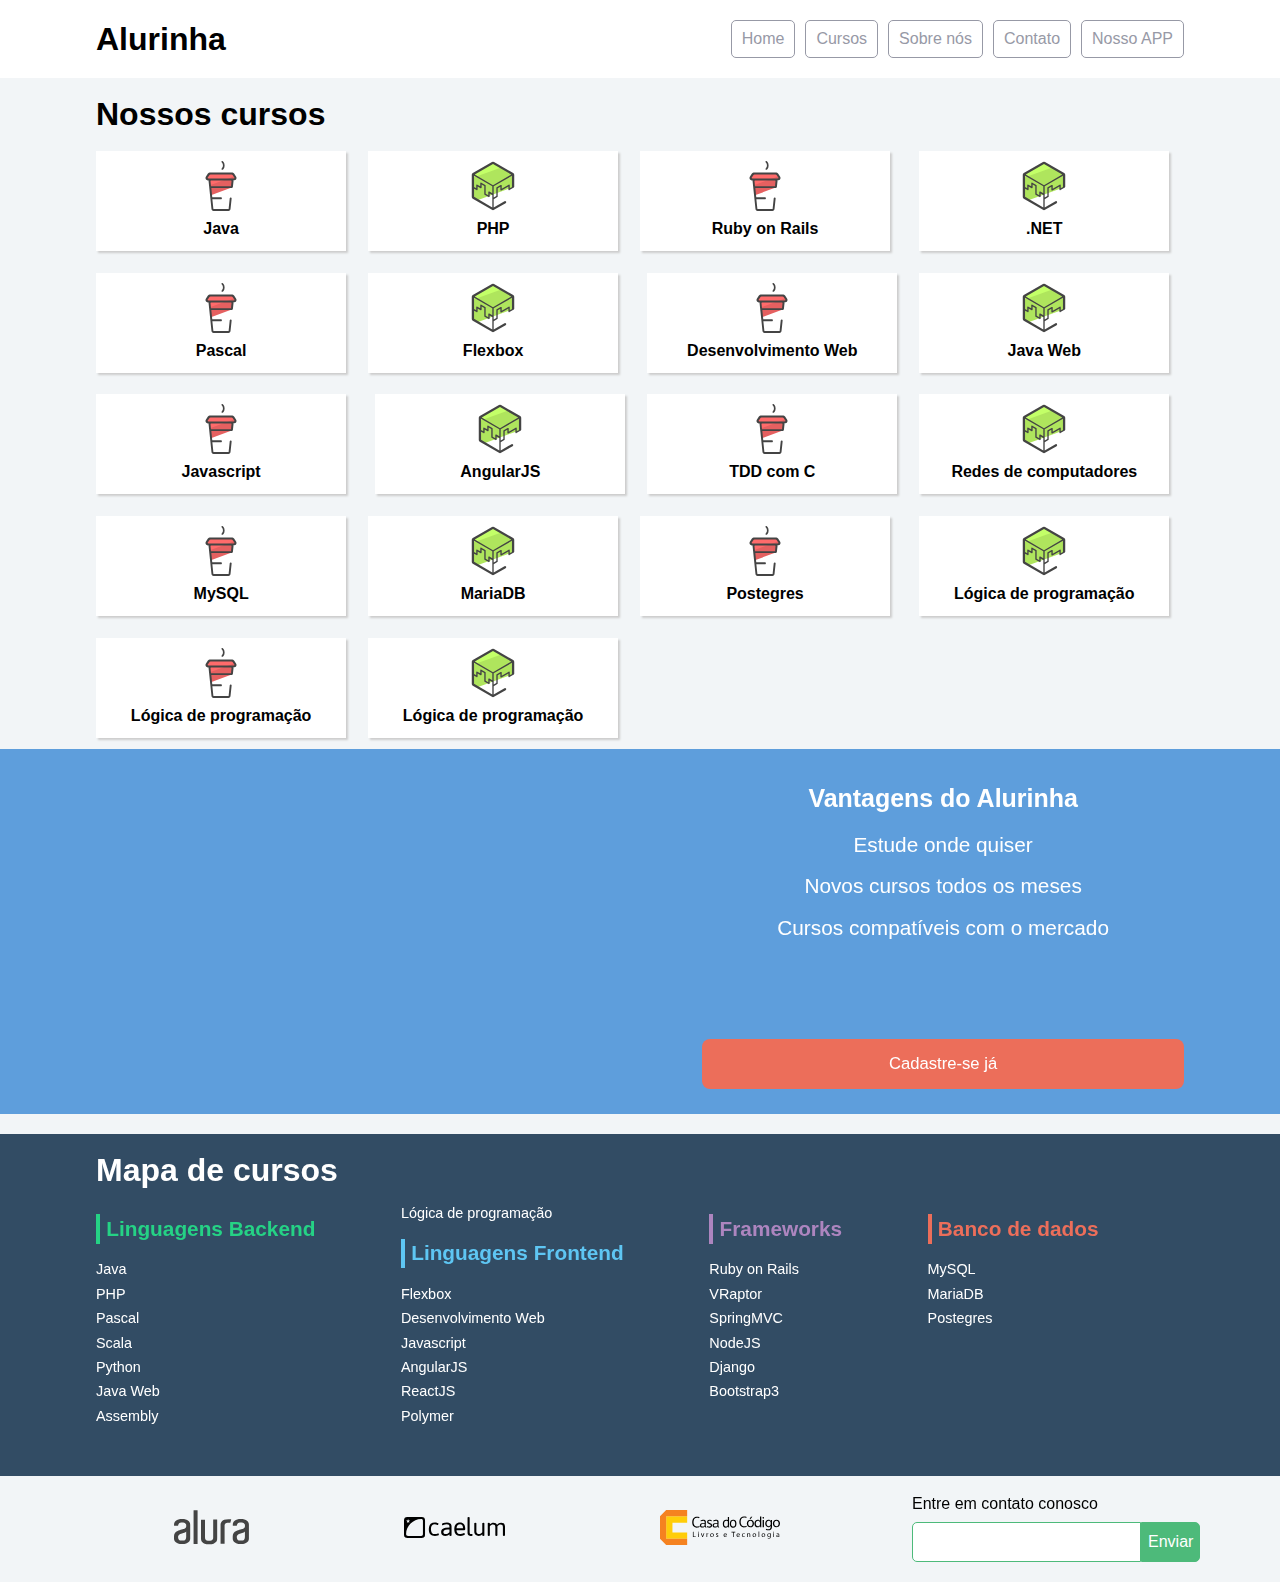
<file: Flexbox/index.html>
<!doctype html>
<html>
<head>
	<meta charset="utf-8">
	<meta name="viewport" content="width=device-width, initial-scale=1">
	<title>Alurinha | Cursos online</title>
	<link rel="stylesheet" href="css/reset.css">
	<link rel="stylesheet" href="css/style.css">
	<link rel="stylesheet" href="css/flexbox.css">
</head>
<body>

	<header class="cabecalhoPrincipal">
		<div class="container">
			<h1 class="cabecalhoPrincipal-titulo">
				<a href="#">Alurinha</a>
			</h1>

			<nav class="cabecalhoPrincipal-nav">
				<a class="cabecalhoPrincipal-nav-link" href="#">Home</a>
				<a class="cabecalhoPrincipal-nav-link" href="#">Cursos</a>
				<a class="cabecalhoPrincipal-nav-link" href="#">Sobre nós</a>
				<a class="cabecalhoPrincipal-nav-link" href="#">Contato</a>
				<a class="cabecalhoPrincipal-nav-link cabecalhoPrincipal-nav-link-app" href="#">Nosso APP</a>
			</nav>
		</div>

	</header>

	<main class="conteudoPrincipal">
		<div class="container">
			<h2 class="subtitulo">Nossos cursos</h2>

			<nav>
				<ul class="conteudoPrincipal-cursos">
					<li class="conteudoPrincipal-cursos-link"><a href="#">Java</a></li>
					<li class="conteudoPrincipal-cursos-link"><a href="#">PHP</a></li>
					<li class="conteudoPrincipal-cursos-link"><a href="#">Ruby on Rails</a></li>
					<li class="conteudoPrincipal-cursos-link"><a href="#">.NET</a></li>
					<li class="conteudoPrincipal-cursos-link"><a href="#">Pascal</a></li>
					<li class="conteudoPrincipal-cursos-link"><a href="#">Flexbox</a></li>
					<li class="conteudoPrincipal-cursos-link"><a href="#">Desenvolvimento Web</a></li>
					<li class="conteudoPrincipal-cursos-link"><a href="#">Java Web</a></li>
					<li class="conteudoPrincipal-cursos-link"><a href="#">Javascript</a></li>
					<li class="conteudoPrincipal-cursos-link"><a href="#">AngularJS</a></li>
					<li class="conteudoPrincipal-cursos-link"><a href="#">TDD com C</a></li>
					<li class="conteudoPrincipal-cursos-link"><a href="#">Redes de computadores</a></li>
					<li class="conteudoPrincipal-cursos-link"><a href="#">MySQL</a></li>
					<li class="conteudoPrincipal-cursos-link"><a href="#">MariaDB</a></li>
					<li class="conteudoPrincipal-cursos-link"><a href="#">Postegres</a></li>
					<li class="conteudoPrincipal-cursos-link"><a href="#">Lógica de programação</a></li>
					<li class="conteudoPrincipal-cursos-link"><a href="#">Lógica de programação</a></li>
					<li class="conteudoPrincipal-cursos-link"><a href="#">Lógica de programação</a></li>
				</ul>
			</nav>
		</div>

		<section class="videoSobre">
			<div class="container">
				<iframe class="videoSobre-video" width="560" height="315" src="https://www.youtube.com/embed/bIlOsJzBVaY?list=PLh2Y_pKOa4UcF1BYPJR3EIMRi3nWAUxIp" frameborder="0" allowfullscreen></iframe>
				
				<div class="videoSobre-sobre">
					<h2 class="videoSobre-sobre-title">Vantagens do Alurinha</h2>
					<ul class="videoSobre-sobre-list">
						<li class="videoSobre-sobre-item">Estude onde quiser</li>
						<li class="videoSobre-sobre-item">Novos cursos todos os meses</li>
						<li class="videoSobre-sobre-item">Cursos compatíveis com o mercado</li>
					</ul>
					<button class="videoSobre-button">Cadastre-se já</button>
				</div>
			</div>
		</section>

	</main>

	<footer class="rodapePrincipal">
		<div class="container">

			<section class="rodapePrincipal-navMap">
				<h3 class="subtitulo">Mapa de cursos</h3>
				<nav class="rodapePrincipal-navMap-list">

					<h4 class="navmap-list-title navmap-list-title-backend">Linguagens Backend</h4>
					<a class="rodapePrincipal-navMap-link" href="#">Java</a>
					<a class="rodapePrincipal-navMap-link" href="#">PHP</a>
					<a class="rodapePrincipal-navMap-link" href="#">Pascal</a>
					<a class="rodapePrincipal-navMap-link" href="#">Scala</a>
					<a class="rodapePrincipal-navMap-link" href="#">Python</a>
					<a class="rodapePrincipal-navMap-link" href="#">Java Web</a>
					<a class="rodapePrincipal-navMap-link" href="#">Assembly</a>
					<a class="rodapePrincipal-navMap-link" href="#">Lógica de programação</a>

					<h4 class="navmap-list-title navmap-list-title-frontend">Linguagens Frontend</h4>
					<a class="rodapePrincipal-navMap-link" href="#">Flexbox</a>
					<a class="rodapePrincipal-navMap-link" href="#">Desenvolvimento Web</a>
					<a class="rodapePrincipal-navMap-link" href="#">Javascript</a>
					<a class="rodapePrincipal-navMap-link" href="#">AngularJS</a>
					<a class="rodapePrincipal-navMap-link" href="#">ReactJS</a>
					<a class="rodapePrincipal-navMap-link" href="#">Polymer</a>
					
					<h4 class="navmap-list-title navmap-list-title-framework">Frameworks</h4>
					<a class="rodapePrincipal-navMap-link" href="#">Ruby on Rails</a>
					<a class="rodapePrincipal-navMap-link" href="#">VRaptor</a>
					<a class="rodapePrincipal-navMap-link" href="#">SpringMVC</a>
					<a class="rodapePrincipal-navMap-link" href="#">NodeJS</a>
					<a class="rodapePrincipal-navMap-link" href="#">Django</a>
					<a class="rodapePrincipal-navMap-link" href="#">Bootstrap3</a>

					<h4 class="navmap-list-title navmap-list-title-bancoDeDados">Banco de dados</h4>
					<a class="rodapePrincipal-navMap-link" href="#">MySQL</a>
					<a class="rodapePrincipal-navMap-link" href="#">MariaDB</a>
					<a class="rodapePrincipal-navMap-link" href="#">Postegres</a>

				</nav>
			</section>

		</div>

		<section class="rodapePrincipal-patrocinadores">
			<div class="container">
				<ul class="rodapePrincipal-patrocinadores-list">
					<li>
						<a class="rodapePrincipal-patrocinadores-list-link patrocinadores-list-link-alura" href="#">
							<img src="img/logos/alura.svg" alt="Logo da Alura">
						</a>
					</li>
					<li>
						<a class="rodapePrincipal-patrocinadores-list-link patrocinadores-list-link-caelum" href="#">
							<img src="img/logos/caelum.svg" alt="Logo da Caelum">
						</a>
					</li>
					<li>
						<a class="rodapePrincipal-patrocinadores-list-link patrocinadores-list-link-casaDoCodigo" href="#">
							<img src="img/logos/cdc.svg" alt="Logo da Casa do Código">
						</a>
					</li>
				</ul>
				<form class="rodapePrincipal-contatoForm" action="#">
					<fieldset>
						<legend class="rodapePrincipal-contatoForm-legend" for="email-contato">Entre em contato conosco</legend>
						<div class="rodapePrincipal-contatoForm-fieldset"> 
							<input class="rodapePrincipal-contatoForm-emailInput" type="email" name="email-contato" id="email-contato">
							<button class="rodapePrincipal-contatoForm-submit" type="submit">Enviar</button>
						</div>
					</fieldset>
				</form>
			</div>
		</section>
	</footer>

</body>
</html>
</file>
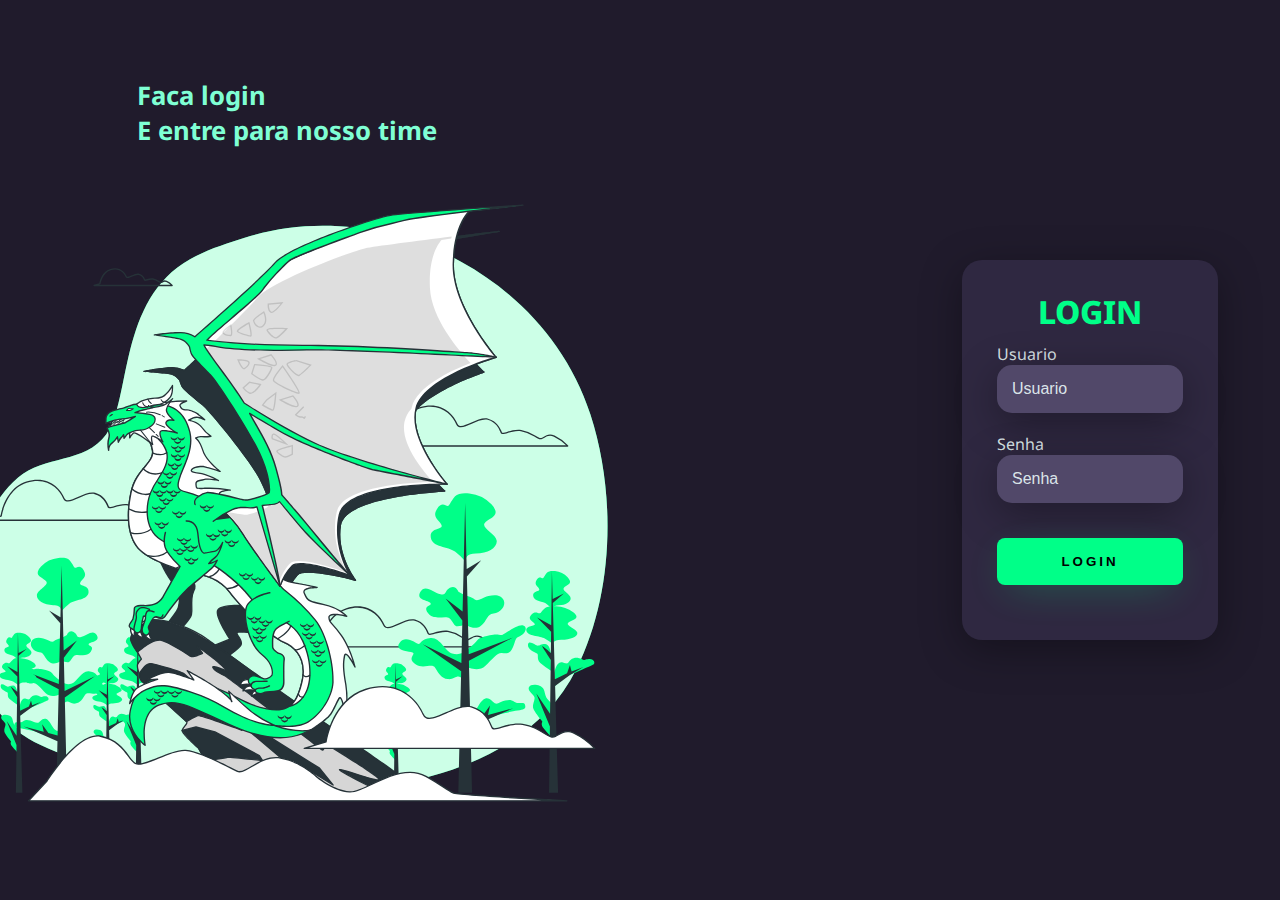
<file: Login Page/index.html>
<!DOCTYPE html>
<html lang="en">

<head>
    <meta charset="UTF-8">
    <meta http-equiv="X-UA-Compatible" content="IE=edge">
    <meta name="viewport" content="width=device-width, initial-scale=1.0">
    <link rel="stylesheet" href="style.css">
    <title>Login</title>
</head>

<body>
    <div class="main-login">
        <div class="left-login">
            <h1>Faca login<br>E entre para nosso time</h1>
            <img src="dragao.svg" class=imagem alt="Dragao">
        </div>
        <div class="right-login"></div>
        <div class="card-login">
            <h1>LOGIN</h1>
            <div class="textfield">
                <label for="usuario">Usuario</label>
                <input type="text" name="usuario" placeholder="Usuario">
            </div>
            <div class="textfield">
                <label for="Senha">Senha</label>
                <input type="password" name="Senha" placeholder="Senha">
            </div>
            <button class="btn-login">Login</button>
        </div>
    </div>

</body>

</html>
</file>
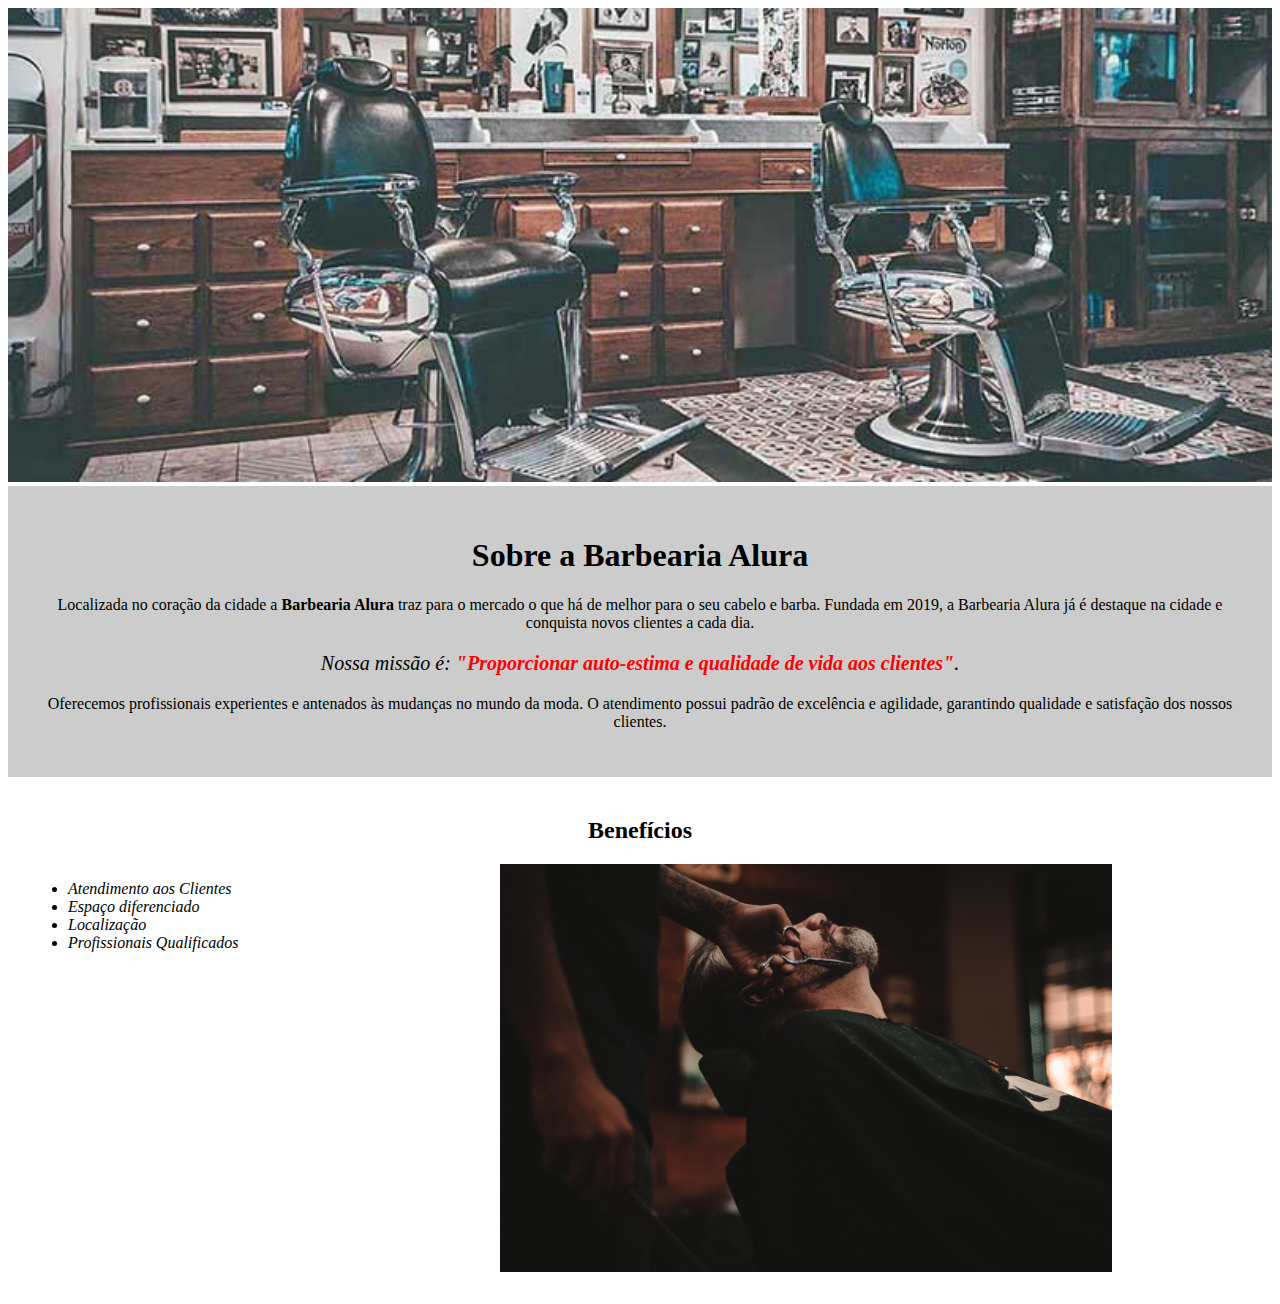
<file: Minha primeira pagina web/index.html>
<!DOCTYPE html>
<html lang="pt-br">
	<head>
		<meta charset="UTF-8">
		<title>Barbearia Alura</title>
		<link rel="stylesheet" href="style.css">
	</head>

	<body>
		<img id="banner" src="banner.jpg">
		<div class="principal">
			<h1>Sobre a Barbearia Alura</h1>
	 
			<p>Localizada no coração da cidade a <strong>Barbearia Alura</strong> traz para o mercado o que há de melhor para o seu cabelo e barba. Fundada em 2019, a Barbearia Alura já é destaque na cidade e conquista novos clientes a cada dia.</p>

			<p id="missao"><em>Nossa missão é: <strong>"Proporcionar auto-estima e qualidade de vida aos clientes"</strong>.</em></p>

			<p>Oferecemos profissionais experientes e antenados às mudanças no mundo da moda. O atendimento possui padrão de excelência e agilidade, garantindo qualidade e satisfação dos nossos clientes.</p>
		</div>

		<div class="beneficios">
			<h2>Benefícios</h2>

			<ul>
				<li class="itens">Atendimento aos Clientes</li>
				<li class="itens">Espaço diferenciado</li>
				<li class="itens">Localização</li>
				<li class="itens">Profissionais Qualificados</li>
			</ul>

			<img src="beneficios.jpg" class="imagembeneficios">
		</div>
	</body>
</html>
</file>
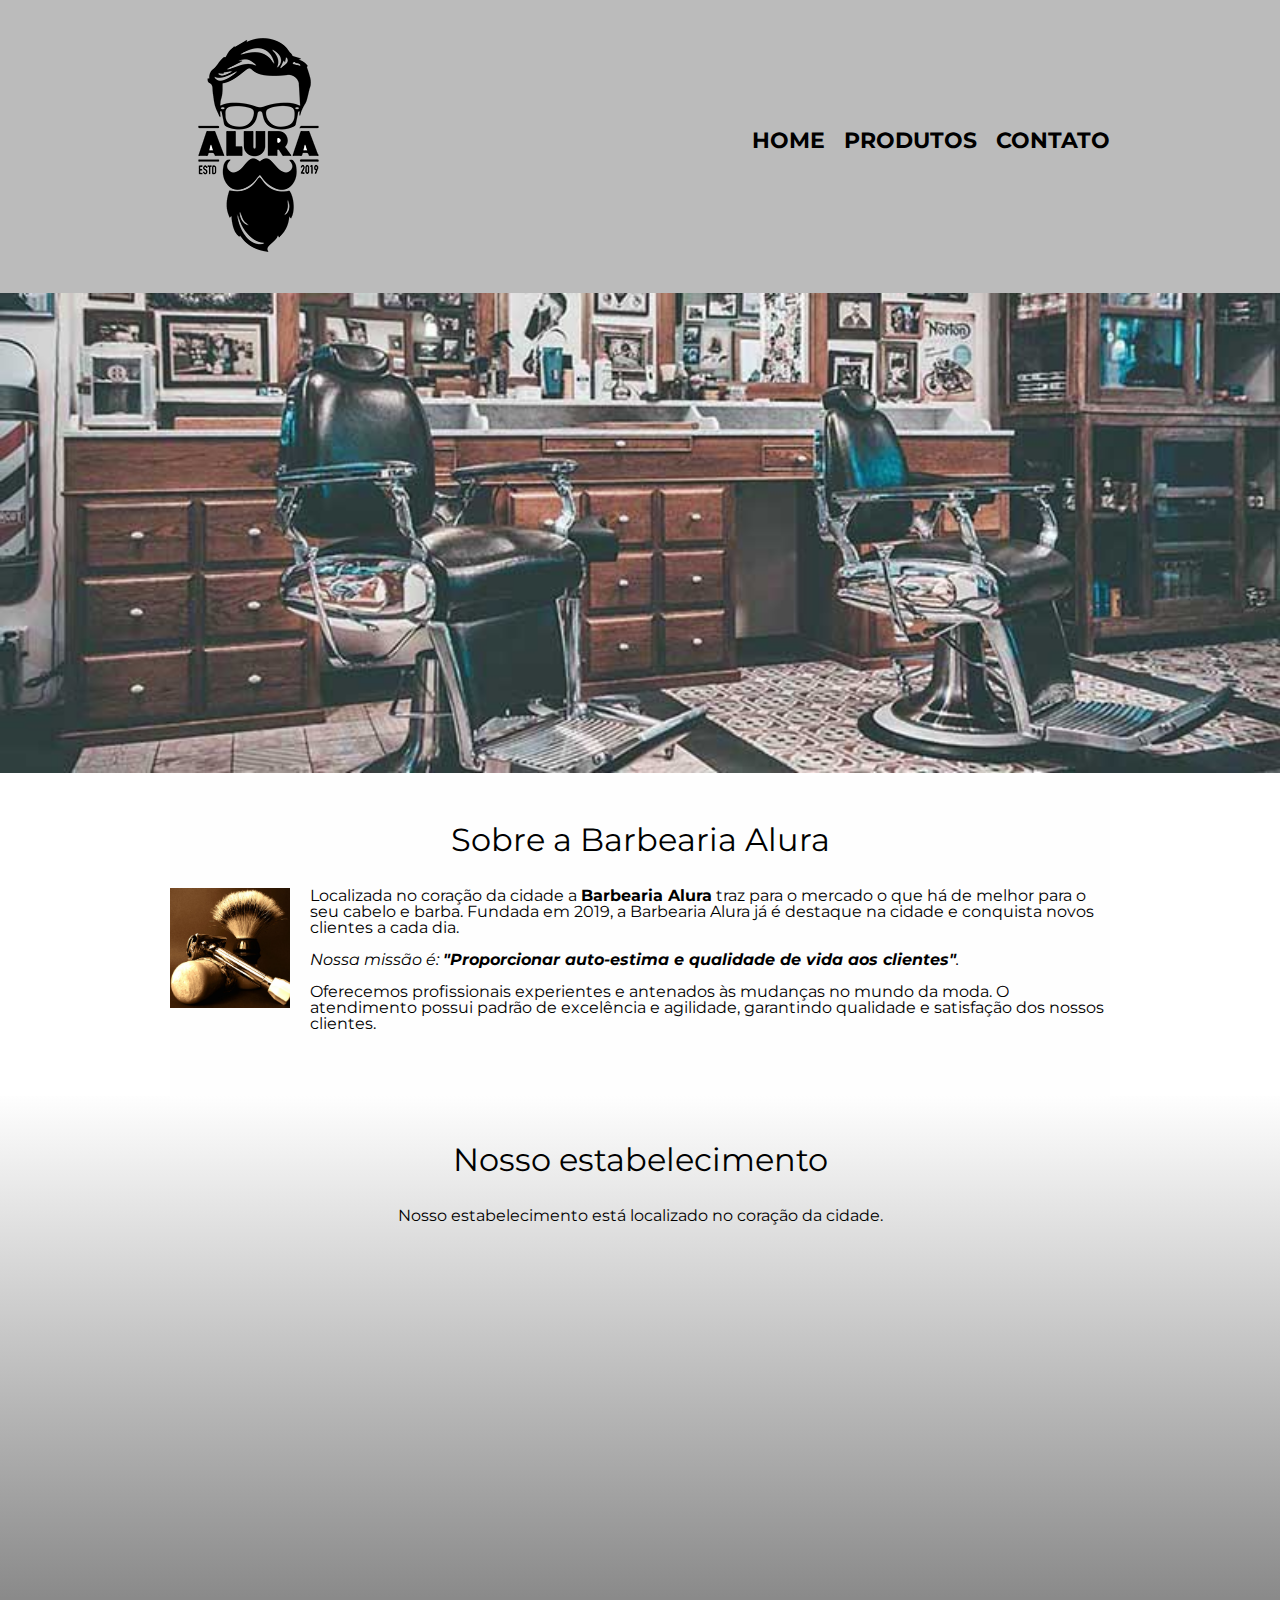
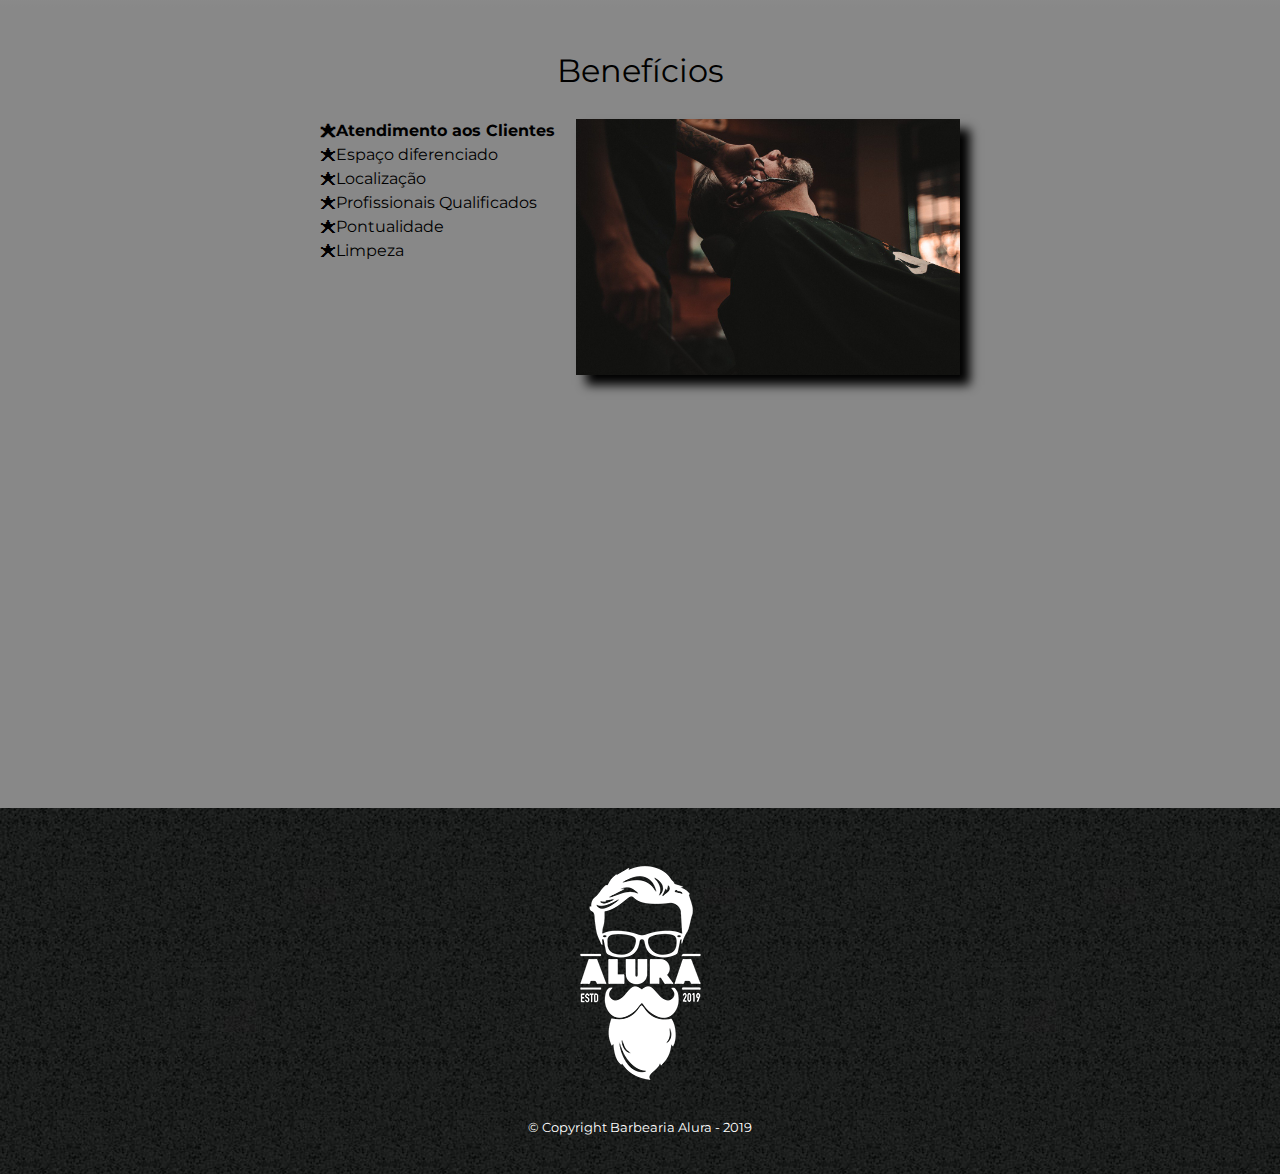
<file: Primeiro site completo/index.html>
<!DOCTYPE html>
<html lang="pt-br">
	<head>
		<meta charset="UTF-8">
		<meta name="viewport" content="width=device-width">
		<title>Barbearia Alura</title>

		<link rel="stylesheet" href="reset.css">
		<link rel="stylesheet" href="style.css">
		<link href="https://fonts.googleapis.com/css?family=Montserrat&display=swap" rel="stylesheet">
	</head>

	<body>
		<header>
			<div class="caixa">
				<h1><img src="logo.png"></h1>

				<nav>
					<ul>
						<li><a href="index.html">Home</a></li>
						<li><a href="produtos.html">Produtos</a></li>
						<li><a href="contato.html">Contato</a></li>
					</ul>
				</nav>
			</div>
		</header>

		<img class="banner" src="banner.jpg">

		<main>
			<section class="principal">
				<h2 class="titulo-principal">Sobre a Barbearia Alura</h2>

				<img class="utensilios" src="utensilios.jpg" alt="Utensilios de um barbeiro.">
		 
				<p>Localizada no coração da cidade a <strong>Barbearia Alura</strong> traz para o mercado o que há de melhor para o seu cabelo e barba. Fundada em 2019, a Barbearia Alura já é destaque na cidade e conquista novos clientes a cada dia.</p>

				<p id="missao"><em>Nossa missão é: <strong>"Proporcionar auto-estima e qualidade de vida aos clientes"</strong>.</em></p>

				<p>Oferecemos profissionais experientes e antenados às mudanças no mundo da moda. O atendimento possui padrão de excelência e agilidade, garantindo qualidade e satisfação dos nossos clientes.</p>
			</section>

			<section class="mapa">
				<h3 class="titulo-principal">Nosso estabelecimento</h3>
				<p>Nosso estabelecimento está localizado no coração da cidade.</p>

				<div class="mapa-conteudo">
					<iframe src="https://www.google.com/maps/embed?pb=!1m18!1m12!1m3!1d3656.4483278365396!2d-46.63466568562861!3d-23.588249068469487!2m3!1f0!2f0!3f0!3m2!1i1024!2i768!4f13.1!3m3!1m2!1s0x94ce5a2b2ed7f3a1%3A0xab35da2f5ca62674!2sCaelum!5e0!3m2!1spt-BR!2sbr!4v1568814489656!5m2!1spt-BR!2sbr" width="100%" height="300" frameborder="0" style="border:0;" allowfullscreen=""></iframe>
				</div>
			</section>

			<section class="beneficios">
				<h3 class="titulo-principal">Benefícios</h3>

				<div class="conteudo-beneficios">
					<ul class="lista-beneficios">
						<li class="itens">Atendimento aos Clientes</li>
						<li class="itens">Espaço diferenciado</li>
						<li class="itens">Localização</li>
						<li class="itens">Profissionais Qualificados</li>
						<li class="itens">Pontualidade</li>
						<li class="itens">Limpeza</li>
					</ul><img src="beneficios.jpg" class="imagem-beneficios">
				</div>

				<div class="video">
					<iframe width="100%" height="315" src="https://www.youtube.com/embed/wcVVXUV0YUY" frameborder="0" allow="accelerometer; autoplay; encrypted-media; gyroscope; picture-in-picture" allowfullscreen></iframe>
				</div>
			</section>
		</main>

		<footer>
			<img src="logo-branco.png">
			<p class="copyright">&copy; Copyright Barbearia Alura - 2019</p>
		</footer>
	</body>
</html>
</file>
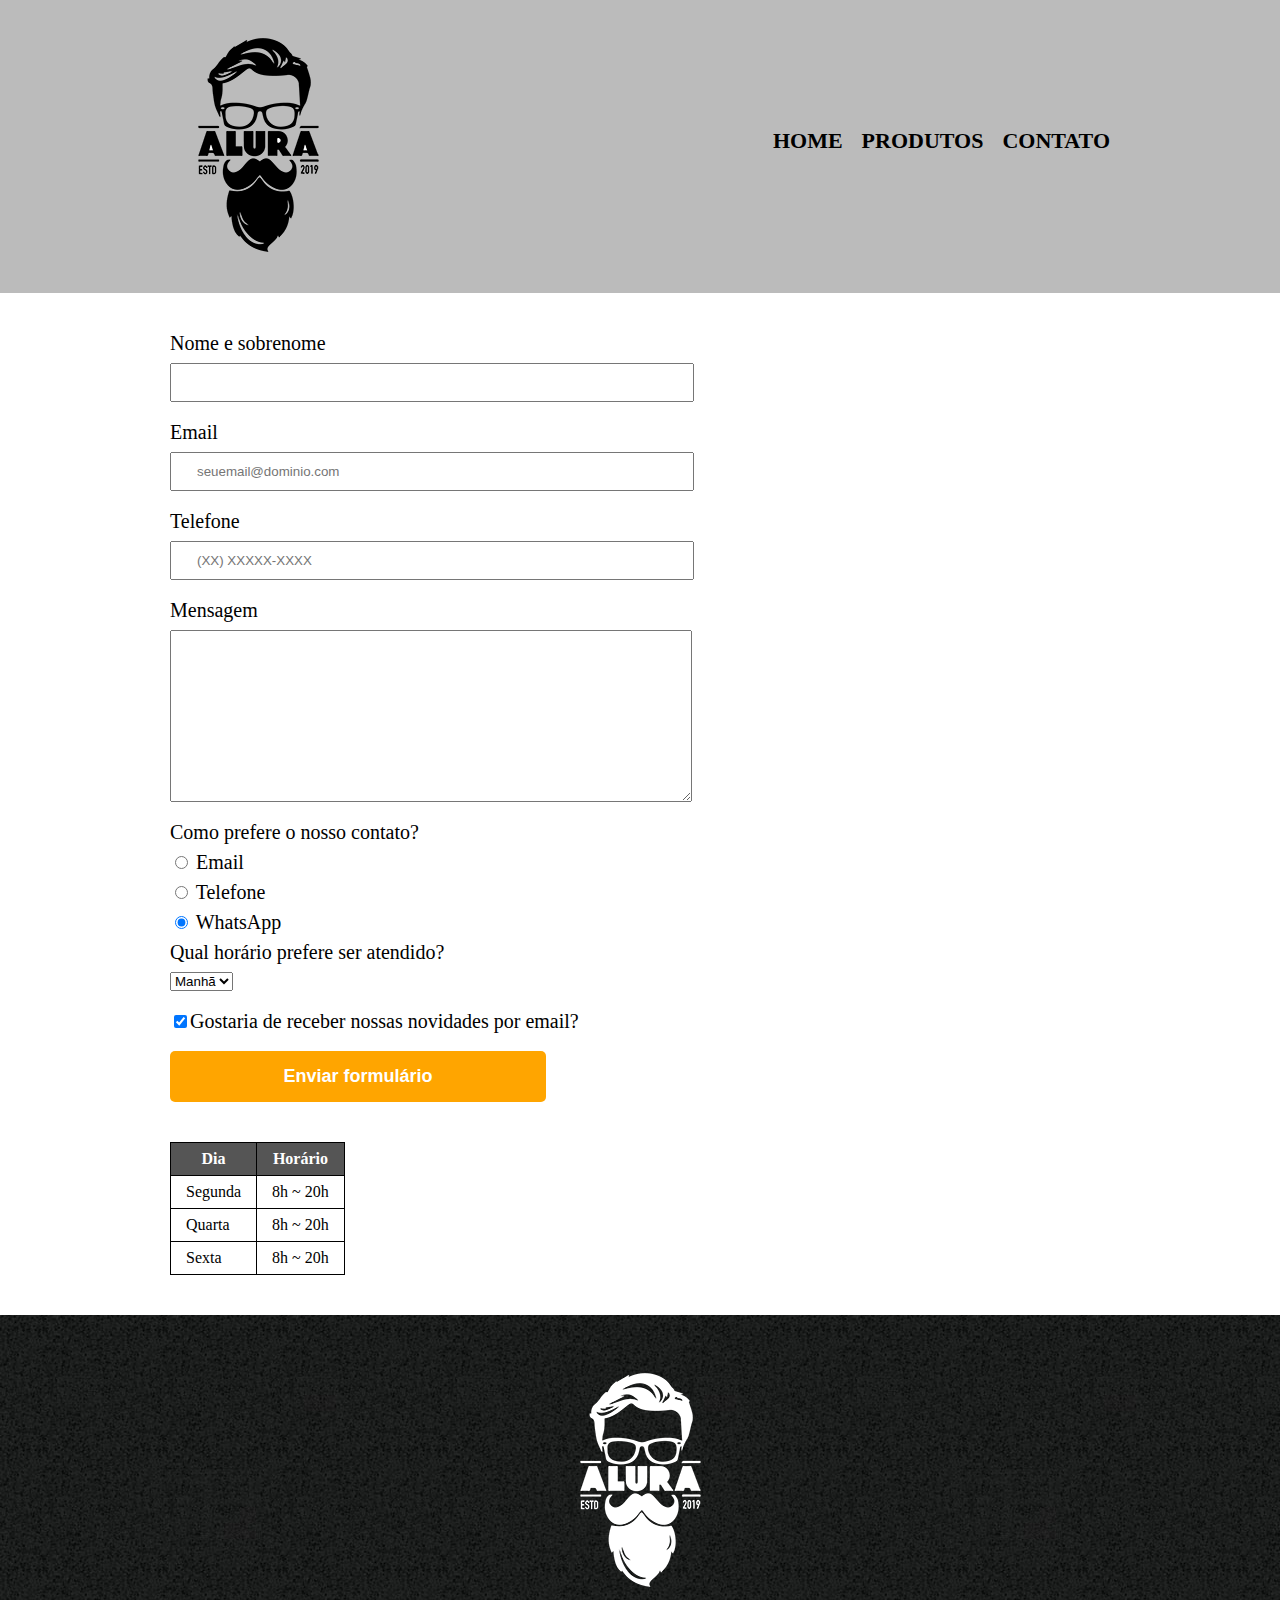
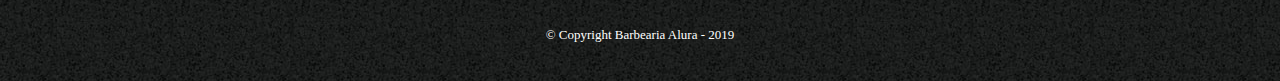
<file: Pagina de Contatos/contato.html>
<!DOCTYPE html>
<html>
	<head>
		<meta charset="UTF-8">
		<title>Contato - Barbearia Alura</title>

		<link rel="stylesheet" href="reset.css">
		<link rel="stylesheet" href="style.css">
	</head>
	<body>
		<header>
			<div class="caixa">
				<h1><img src="logo.png" alt="Logo da Barbearia Alura"></h1>

				<nav>
					<ul>
						<li><a href="index.html">Home</a></li>
						<li><a href="produtos.html">Produtos</a></li>
						<li><a href="contato.html">Contato</a></li>
					</ul>
				</nav>
			</div>
		</header>

		<main>
			<form>
				<label for="nomesobrenome">Nome e sobrenome</label>
				<input type="text" id="nomesobrenome" class="input-padrao" required>

				<label for="email">Email</label>
				<input type="email" id="email" class="input-padrao" required placeholder="seuemail@dominio.com">

				<label for="telefone">Telefone</label>
				<input type="tel" id="telefone" class="input-padrao" required placeholder="(XX) XXXXX-XXXX">

				<label for="mensagem">Mensagem</label>
				<textarea cols="70" rows="10" id="mensagem" class="input-padrao" required></textarea>

				<fieldset>
					<legend>Como prefere o nosso contato?</legend>
					<label for="radio-email"><input type="radio" name="contato" value="email" id="radio-email"> Email</label>
					
					<label for="radio-telefone"><input type="radio" name="contato" value="telefone" id="radio-telefone"> Telefone</label>
					
					<label for="radio-whatsapp"><input type="radio" name="contato" value="whatsapp" id="radio-whatsapp" checked> WhatsApp</label>
				</fieldset>

				<fieldset>
					<legend>Qual horário prefere ser atendido?</legend>
					<select>
						<option>Manhã</option>
						<option>Tarde</option>
						<option>Noite</option>
					</select>
				</fieldset>

				<label class="checkbox"><input type="checkbox" checked>Gostaria de receber nossas novidades por email?</label>

				<input type="submit" value="Enviar formulário" class="enviar">
			</form>

			<table>
				<thead>
					<tr>
						<th>Dia</th>
						<th>Horário</th>
					</tr>
				</thead>
				<tbody>
					<tr>
						<td>Segunda</td>
						<td>8h ~ 20h</td>
					</tr>
					<tr>
						<td>Quarta</td>
						<td>8h ~ 20h</td>
					</tr>
					<tr>
						<td>Sexta</td>
						<td>8h ~ 20h</td>
					</tr>
				</tbody>
			</table>
		</main>

		<footer>
			<img src="logo-branco.png" alt="Logo da Barbearia Alura">
			<p class="copyright">&copy; Copyright Barbearia Alura - 2019</p>
		</footer>
	</body>
</html>
</file>
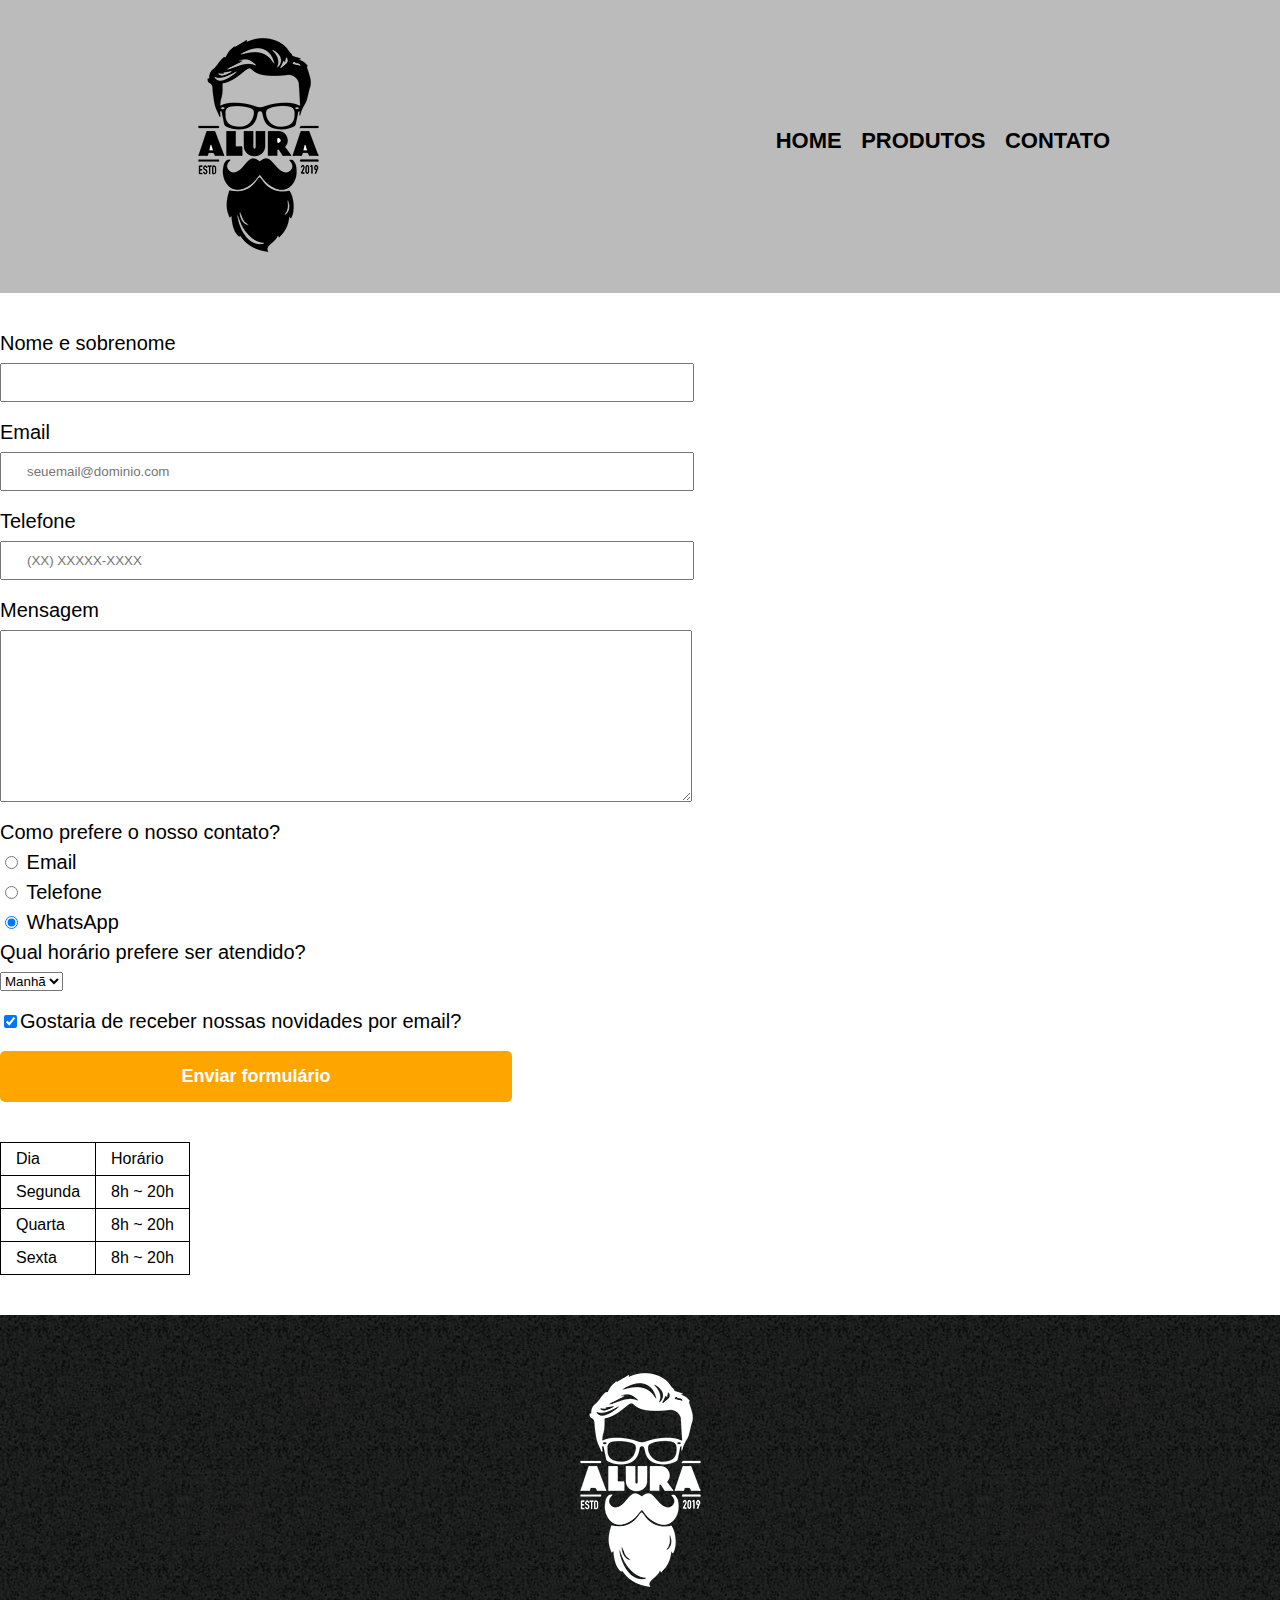
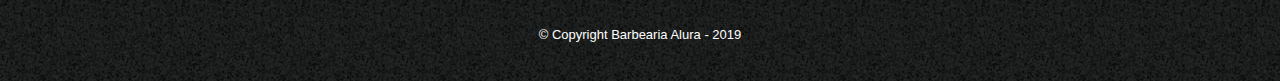
<file: Primeiro site completo/contato.html>
<!DOCTYPE html>
<html>
	<head>
		<meta charset="UTF-8">
		<title>Contato - Barbearia Alura</title>

		<link rel="stylesheet" href="reset.css">
		<link rel="stylesheet" href="style.css">
	</head>
	<body>
		<header>
			<div class="caixa">
				<h1><img src="logo.png" alt="Logo da Barbearia Alura"></h1>

				<nav>
					<ul>
						<li><a href="index.html">Home</a></li>
						<li><a href="produtos.html">Produtos</a></li>
						<li><a href="contato.html">Contato</a></li>
					</ul>
				</nav>
			</div>
		</header>

		<main>
			<form>
				<label for="nomesobrenome">Nome e sobrenome</label>
				<input type="text" id="nomesobrenome" class="input-padrao" required>

				<label for="email">Email</label>
				<input type="email" id="email" class="input-padrao" required placeholder="seuemail@dominio.com">

				<label for="telefone">Telefone</label>
				<input type="tel" id="telefone" class="input-padrao" required placeholder="(XX) XXXXX-XXXX">

				<label for="mensagem">Mensagem</label>
				<textarea cols="70" rows="10" id="mensagem" class="input-padrao" required></textarea>

				<fieldset>
					<legend>Como prefere o nosso contato?</legend>
					<label for="radio-email"><input type="radio" name="contato" value="email" id="radio-email"> Email</label>
					
					<label for="radio-telefone"><input type="radio" name="contato" value="telefone" id="radio-telefone"> Telefone</label>
					
					<label for="radio-whatsapp"><input type="radio" name="contato" value="whatsapp" id="radio-whatsapp" checked> WhatsApp</label>
				</fieldset>

				<fieldset>
					<legend>Qual horário prefere ser atendido?</legend>
					<select>
						<option>Manhã</option>
						<option>Tarde</option>
						<option>Noite</option>
					</select>
				</fieldset>

				<label class="checkbox"><input type="checkbox" checked>Gostaria de receber nossas novidades por email?</label>

				<input type="submit" value="Enviar formulário" class="enviar">
			</form>

			<table>
				<tr>
					<td>Dia</td>
					<td>Horário</td>
				</tr>
				<tr>
					<td>Segunda</td>
					<td>8h ~ 20h</td>
				</tr>
				<tr>
					<td>Quarta</td>
					<td>8h ~ 20h</td>
				</tr>
				<tr>
					<td>Sexta</td>
					<td>8h ~ 20h</td>
				</tr>
			</table>
		</main>

		<footer>
			<img src="logo-branco.png" alt="Logo da Barbearia Alura">
			<p class="copyright">&copy; Copyright Barbearia Alura - 2019</p>
		</footer>
	</body>
</html>
</file>
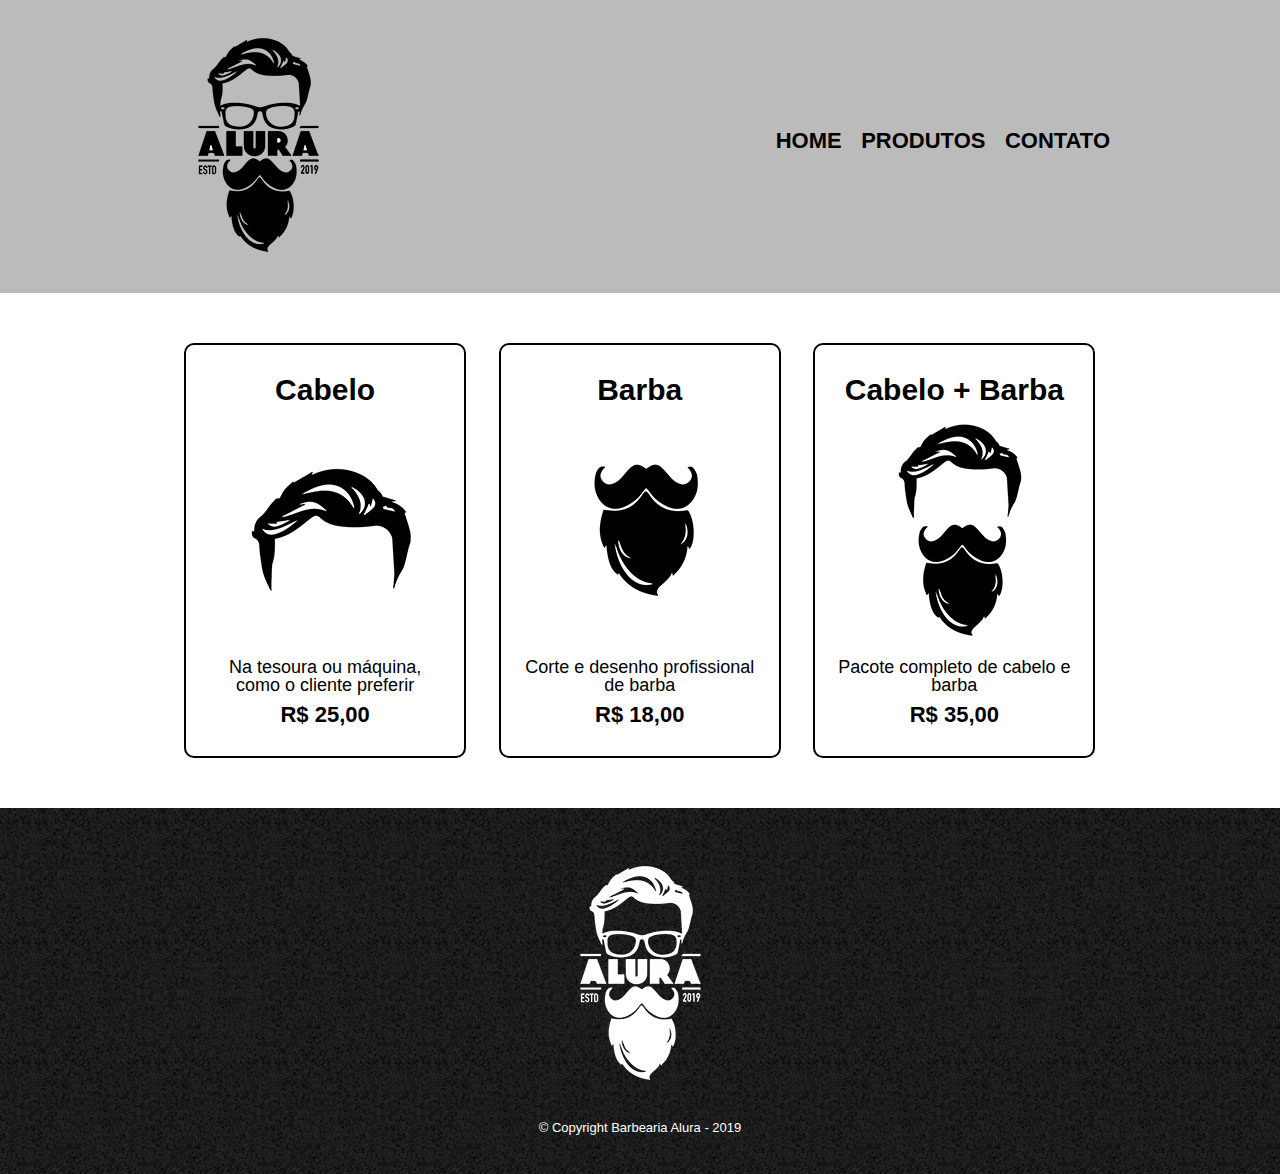
<file: Primeiro site completo/produtos.html>
<!DOCTYPE html>
<html>
	<head>
		<meta charset="UTF-8">
		<title>Produtos - Barbearia Alura</title>

		<link rel="stylesheet" href="reset.css">
		<link rel="stylesheet" href="style.css">
	</head>
	<body>
		<header>
			<div class="caixa">
				<h1><img src="logo.png"></h1>

				<nav>
					<ul>
						<li><a href="index.html">Home</a></li>
						<li><a href="produtos.html">Produtos</a></li>
						<li><a href="contato.html">Contato</a></li>
					</ul>
				</nav>
			</div>
		</header>

		<main>
			<ul class="produtos">
				<li>
					<h2>Cabelo</h2>
					<img src="cabelo.jpg">
					<p class="produto-descricao">Na tesoura ou máquina, como o cliente preferir</p>
					<p class="produto-preco">R$ 25,00</p>
				</li>
				<li>
					<h2>Barba</h2>
					<img src="barba.jpg">
					<p class="produto-descricao">Corte e desenho profissional de barba</p>
					<p class="produto-preco">R$ 18,00</p>
				</li>
				<li>
					<h2>Cabelo + Barba</h2>
					<img src="cabelo+barba.jpg">
					<p class="produto-descricao">Pacote completo de cabelo e barba</p>
					<p class="produto-preco">R$ 35,00</p>
				</li>
			</ul>
		</main>

		<footer>
			<img src="logo-branco.png">
			<p class="copyright">&copy; Copyright Barbearia Alura - 2019</p>
		</footer>
	</body>
</html>
</file>
<file: Arquitetura CSS/assets/css/cabecalho.css>
.cabecalho {
    align-items: center;
    background: #f9f9f9;
    display: flex;
    justify-content: space-between;
}

@media screen and (min-width: 0) {
    .cabecalho {
        padding: 0 1rem;
        justify-content: center;
    }
}
@media screen and (min-width: 768px) {
    .cabecalho {
        padding: 0 5rem;
        justify-content: space-between;
    }
}
</file>
<file: Arquitetura CSS/assets/css/logo.css>
@media screen and (min-width: 0) {
    .logo {
        display: none;
    }
}
@media screen and (min-width: 768px) {
    .logo {
        display: block;
    }
}
</file>
<file: Arquitetura CSS/assets/css/menu/menu-lista.css>
.menu__lista {
    display: flex;
}
</file>
<file: Arquitetura CSS/assets/css/menu/menu-item.css>
.menu__item {
    list-style: none;
}
</file>
<file: Arquitetura CSS/assets/css/menu/menu-link.css>
.menu__link {
    color: #808080;
    margin-right: 1.25rem;
    text-decoration: none;
    text-transform: lowercase;
}

.menu__link--ativo {
    color: #333333;
    font-weight: bold;
}

.menu__link:last-child {
    margin-right: none;
}

.menu__link:hover {
    text-decoration: underline;
}
</file>
<file: Arquitetura CSS/assets/css/banner/banner.css>
.banner {
    position: relative;
}
</file>
<file: Arquitetura CSS/assets/css/banner/banner-imagem.css>
.banner__imagem {
    background: url('../../img/banner.jpg') no-repeat center / cover;
    width: 100%;
}

@media screen and (min-width: 0) {
    .banner__imagem {
        height: calc(100vh - 51px);
    }
}
@media screen and (min-width: 768px) {
    .banner__imagem {
        height: calc(100vh - 72px);
    }
}
</file>
<file: Arquitetura CSS/assets/css/banner/banner-titulo.css>
.banner__titulo {
    color: #fdfdfd;
    font-family: Pacifico, cursive;
    position: absolute;
    left: 50%;
    text-shadow: 0 4px 4px rgba(0, 0, 0, 0.75);
    top: 50%;
    text-align: center;
    transform: translate(-50%, -50%);
    width: 100%;
}

@media screen and (min-width: 0) {
    .banner__titulo {
        font-size: 3rem;
    }
}
@media screen and (min-width: 768px) {
    .banner__titulo {
        font-size: 5.0625rem;
    }
}
</file>
<file: Arquitetura CSS/assets/css/sobre/sobre.css>
.sobre {
    text-align: center;
}

@media screen and (min-width: 0) {
    .sobre {
        padding: 2.5rem 1rem;
    }
}
@media screen and (min-width: 768px) {
    .sobre {
        padding: 2.5rem;
    }
}
</file>
<file: Arquitetura CSS/assets/css/sobre/sobre-titulo.css>
.sobre__titulo {
    color: #8d0606;
    font-family: Pacifico, cursive;
}

@media screen and (min-width: 0) {
    .sobre__titulo {
        font-size: 2rem;
    }
}
@media screen and (min-width: 768px) {
    .sobre__titulo {
        font-size: 3.1875rem;
    }
}
</file>
<file: Arquitetura CSS/assets/css/sobre/sobre-descricao.css>
.sobre__descricao {
    color: #595959;
    font-weight: 100;
}

@media screen and (min-width: 0) {
    .sobre__descricao {
        font-size: 1.3rem;
    }
}
@media screen and (min-width: 768px) {
    .sobre__descricao {
        font-size: 1.75rem;
    }
}
</file>
<file: Arquitetura CSS/assets/css/receitas.css>
.receitas {
    background: #e5e5e5;
    display: flex;
    flex-wrap: wrap;
}

@media screen and (min-width: 0) {
    .receitas {
        padding: 5rem 0 0 1rem;
    }
}
@media screen and (min-width: 768px) {
    .receitas {
        padding: 5rem 0 0 2.5rem;
    }
}
@media screen and (min-width: 992px) {
    .receitas {
        padding: 5rem 0 0 5rem;
    }
}
</file>
<file: Arquitetura CSS/assets/css/receita/receita.css>
.receita {
    background: #fdfdfd;
    display: flex;
    flex-direction: column;
    margin-bottom: 5rem;
}

@media screen and (min-width: 0) {
    .receita {
        margin-right: 1rem;
        width: 100%;
    }
}
@media screen and (min-width: 768px) {
    .receita {
        margin-right: 2.5rem;
        width: calc(33.33% - 2.5rem);
    }
}
@media screen and (min-width: 992px) {
    .receita {
        margin-right: 5rem;
        width: calc(25% - 5rem);
    }
}
</file>
<file: Arquitetura CSS/assets/css/receita/receita-imagem.css>
.receita__imagem {
    height: 250px;
}
</file>
<file: Arquitetura CSS/assets/css/receita/receita-conteudo.css>
.receita__conteudo {
    padding: 1rem;
}
</file>
<file: Arquitetura CSS/assets/css/receita/receita-titulo.css>
.receita__titulo {
    font-size: 1.4375rem;
}
</file>
<file: Arquitetura CSS/assets/css/receita/receita-descricao.css>
.receita__descricao {
    font-size: 1.1875rem;
    line-height: 1.5;
    text-align: justify;
}
</file>
<file: Arquitetura CSS/assets/css/receita/receita-botao.css>
.receita__botao {
    background: #8d0606;
    border: none;
    border-radius: 5px;
    color: #fdfdfd;
    padding: 1rem;
    transition: all .1s ease-in-out;
}

.receita__botao:hover {
    background: #620404;
    cursor: pointer;
}
</file>
<file: Arquitetura CSS/assets/css/quemSomos/quemSomos.css>
.quem-somos {
    padding: 5rem;
    text-align: center;
}
</file>
<file: Arquitetura CSS/assets/css/quemSomos/quemSomos-titulo.css>
.quem-somos__titulo {
    color: #8d0606;
    font-family: Pacifico, cursive;
    font-size: 3.1875rem;
    margin-bottom: 1rem;
}
</file>
<file: Arquitetura CSS/assets/css/quemSomos/quemSomos-descricao.css>
.quem-somos__descricao {
    color: #595959;
    font-size: 1.75rem;
    font-weight: 100;
}
</file>
<file: Arquitetura CSS/assets/css/pessoas.css>
.pessoas {
    display: flex;
    justify-content: space-around;
    padding-top: 3rem;
}

@media screen and (min-width: 0) {
    .pessoas {
        flex-direction: column;
    }
}
@media screen and (min-width: 768px) {
    .pessoas {
        flex-direction: row;
    }
}
</file>
<file: Arquitetura CSS/assets/css/pessoa/pessoa.css>
.pessoa {
    display: flex;
    flex-direction: column;
}

@media screen and (min-width: 0) {
    .pessoa {
        margin-bottom: 2rem;
    }
}
@media screen and (min-width: 768px) {
    .pessoa {
        margin-bottom: 0;
    }
}
</file>
<file: Arquitetura CSS/assets/css/pessoa/pessoa-imagem.css>
.pessoa__imagem {
    background-position: center;
    background-repeat: no-repeat;
    background-size: cover;
    border-radius: 100%;
    height: 300px;
    margin: 0 auto;
    width: 300px;
}

.pessoa__imagem--roberta {
    background-image: url('../../img/pessoas/roberta.jpg');
}

.pessoa__imagem--marcela {
    background-image: url('../../img/pessoas/marcela.jpg');
}

.pessoa__imagem--andreia {
    background-image: url('../../img/pessoas/andreia.jpg');
}
</file>
<file: Arquitetura CSS/assets/css/pessoa/pessoa-nome.css>
.pessoa__nome {
    color: #8d0606;
    font-family: Pacifico, cursive;
    font-size: 2rem;
    margin: 1rem 0;
}
</file>
<file: Arquitetura CSS/assets/css/pessoa/pessoa-funcao.css>
.pessoa__funcao {
    color: #595959;
    font-size: 1.25rem;
    text-transform: lowercase;
}
</file>
<file: Arquitetura CSS/assets/css/rodape.css>
.rodape {
    background: #bfbfbf;
    color: #fdfdfd;
    text-align: right;
    padding: 1.5625rem 5rem;
    text-transform: lowercase;
}

@media screen and (min-width: 0) {
    .rodape {
        font-size: 1.125rem;
    }
}
@media screen and (min-width: 768px) {
    .rodape {
        font-size: 2rem;
    }
}
</file>
<file: CSS Grid simplificando layouts/assets/css/style.css>
.app {
    background: #f1f1f1;
    display: grid;  
    font-family: Arial, Helvetica, sans-serif;
    grid-template-areas: 
        "cabecalho"
        "conteudo"
        "rodape";
    grid-template-columns: auto;
    grid-template-rows: 50px auto auto; 
}

.cabecalho {
    align-items: center;
    display: flex;
    grid-area: cabecalho;
    padding: 0 2rem;
}

.conteudo {
    grid-area: conteudo;
    padding: 0 2rem;
}

.rodape {
    background: #fdfdfd;
    color: #333333;
    font-size: .8rem;
    grid-area: rodape;
    padding: 1rem;
    text-align: center;
}
</file>
<file: CSS Grid simplificando layouts/assets/css/destaques.css>
.caixa {
    align-items: flex-end;
    display: flex;
    justify-content: center;
}

.destaques {
    display: grid;
    grid-gap: .2rem;
    grid-template-columns: 25% 25% 25% 25%;
    grid-template-rows: 33.33% 33.33% 33.33%;
    height: calc(100vh - 50px);
}

.destaques__titulo {
    background: rgba(0, 0, 0, .5);
    color: #fdfdfd;
    padding: .6rem;
    text-align: center;
    width: 100%;
}

.destaques__principal {
    background: url('../img/fortnite.jpg') center / cover no-repeat;
    grid-row: 1 / 3;
}

.destaques__secundario:nth-child(2) {
    background: url('../img/pubg.jpg') center / cover no-repeat;
}

.destaques__secundario:nth-child(3) {
    background: url('../img/slack.png') center / cover no-repeat;
}

.destaques__secundario:nth-child(4) {
    background: url('../img/whatsapp.png') center / cover no-repeat;
}

.destaques__secundario:nth-child(5) {
    background: url('../img/cs-go.jpg') center / cover no-repeat;
}

.destaques__categorias {
    grid-row: 3 / 3;
}

.destaques__categorias___lista {
    display: flex;
    flex-wrap: wrap;
    height: 100%;
    justify-content: space-between; 
}

.destaques__categorias___item {
    align-items: center;
    background: #fdfdfd;
    border-left: 5px solid transparent;
    color: #333333;
    display: flex;
    padding: 1rem;
    width: 50%;
}

.destaques__categorias___link {
    color: inherit;
}
</file>
<file: CSS Grid simplificando layouts/assets/css/populares.css>
.populares {
    padding: 3rem 0;
}

.populares__conteudo {
    display: flex;
    flex-wrap: wrap;
    padding: 1rem 0rem;
}

.populares__card {
    background: #fdfdfd;
    display: grid;
    grid-template-areas: 
        "card-imagem"
        "card-corpo";
    grid-template-columns: 100%;
}

.populares__card:last-child { 
    margin-right: 0;
}
 
.populares__card___imagem {
    grid-area: card-imagem;
    height: 100%;
    width: 100%;
}

.populares__card___corpo {
    display: grid;
    grid-area: card-corpo;
    grid-row-gap: .5rem;
    grid-template-areas: 
        "card-cabecalho"
        "card-conteudo";
    grid-template-rows: 50px auto;
    padding: .75rem;
}

.populares__card___titulo {
    color: #333333;
    font-size: 1.5rem;
}

.populares__card___data {
    color: #808080;
    font-size: .9rem;
}

.populares__card___descricao {
    color: #333333;
    line-height: 1.5;
    margin: 1rem 0;
    text-align: justify;
}

.populares__titulo {
    font-weight: 500;
}

.populares__icone {
    margin-right: .25rem;
}

.populares__cabecalho {
    border-bottom: 1px solid #dcdcdc;
    display: flex;
    justify-content: space-between;
}

.populares__botao {
    background: transparent;
    border: none;
    color: #333333;
}
</file>
<file: CSS Grid simplificando layouts/assets/css/menu.css>
.menu__link {
    color: #333333;
    padding: .5rem 1rem;
}

.menu__link:hover, .menu__link.ativo {
    border-bottom: 2px solid #0073e6;
}
</file>
<file: CSS Grid simplificando layouts/assets/css/responsivo.css>
@media screen and (min-width: 0) {
    .destaques__principal, .destaques__categorias {
        grid-column: 1 / 5;
    }

    .destaques__secundario:nth-child(2) {
        display: none;
        grid-column: none;
        grid-row: none;
    }

    .destaques__secundario:nth-child(3) {
        display: none;
        grid-column: none;
        grid-row: none;
    }

    .destaques__secundario:nth-child(4) {
        display: none;
        grid-column: none;
        grid-row: none;
    }

    .destaques__secundario:nth-child(5) {
        display: none;
        grid-column: none;
        grid-row: none;
    }

    .populares__conteudo {
        flex-direction: column;
    }

    .populares__card {
        grid-template-rows: 150px auto;
        margin-bottom: 3rem;
        margin-right: 0;
        width: 100%;
    }
}
@media screen and (min-width: 768px) {
    .destaques__principal {
        grid-column: 1 / 4;
    }

    .destaques__secundario:nth-child(2) {
        display: flex;
        grid-column: 4 / 4;
        grid-row: 1 / 1;
    }

    .destaques__secundario:nth-child(3) {
        display: flex;
        grid-column: 4 / 4;
        grid-row: 2 / 2;
    }

    .destaques__secundario:nth-child(4) {
        display: flex;
        grid-column: 4 / 4;
        grid-row: 3 / 3;
    }

    .destaques__secundario:nth-child(5) {
        display: flex;
        grid-column: 3 / 3;
        grid-row: 3 / 3;
    }

    .destaques__categorias {
        grid-column: 1 / 3;
    }

    .populares__conteudo {
        flex-direction: row;
    }

    .populares__card {
        grid-template-rows: 173px auto;
        margin-right: 1rem;
        width: calc(50% - 1rem);
    }
}
@media screen and (min-width: 992px) {
    .populares__card {
        width: calc(33.33% - 1rem);
    }
}
@media screen and (min-width: 1200px) {
    .populares__card {
        margin-bottom: 0; 
        width: calc(20% - 1rem);
    }
}
</file>
<file: Flexbox/css/style.css>
body {
	background-color: #F2F5F7;
	font-family: 'Open Sans',Arial,sans-serif;
}

.container {
	width: 94%;
	margin: 0 auto;
}

.cabecalhoPrincipal {
	background-color: #FFF;
	padding: 20px 0;
}

.cabecalhoPrincipal-titulo {
	font-weight: bold;
	font-size: 2em;
	margin-bottom: 20px;
}

.cabecalhoPrincipal-titulo a {
	text-decoration: none;
	color: inherit;
}

.cabecalhoPrincipal-nav-link {
	padding: 10px;
	margin-bottom: 10px;
	color: #9799A6;
	background-color: #FFF;
	text-decoration: none;
	transition: .5s;
	display: block;

	border-bottom: 1px solid #9799A6;
}

.conteudoPrincipal {
	margin-top: 20px;
	margin-bottom: 20px;
}

.subtitulo {
	font-weight: bold;
	font-size: 32px;
	margin-bottom: 10px;
	text-align: center;
}

.conteudoPrincipal-cursos-link {
	height: 100px;
	background-color: #FFF;
	text-align: center;
	margin: 1%;
	transition: .3s;
	box-shadow: 2px 2px 2px #CCC;
	position: relative;
}

.conteudoPrincipal-cursos-link a {
	text-decoration: none;
	color: #000;
	font-weight: bold;
	display: block;
	width: 100%;
	height: 100%;
	position: absolute;
	top: 0;
	left: 0;
}

.conteudoPrincipal-cursos-link:hover {
	box-shadow: 4px 4px 4px #CCC;
}

.conteudoPrincipal-cursos-link a:before {
	content: '';
	display: block;
	width: 50px;
	height: 50px;
	margin: 10px auto;
}

.conteudoPrincipal-cursos-link:nth-child(even) a:before {
	background: url(../img/background1.svg) no-repeat;	
}

.conteudoPrincipal-cursos-link:nth-child(odd) a:before {
	background: url(../img/background2.svg) no-repeat;
}


.rodapePrincipal {
	background-color: #324C64;
	padding-top: 20px;
}

.rodapePrincipal .subtitulo {
	color: #FFF;
}

.rodapePrincipal-navMap-link {
	text-decoration: none;
	color: #FFF;
	margin-top: 10px;
}

.rodapePrincipal-navMap-link {
	font-size: .9em;
}

.navmap-list-title {
	font-weight: 700;
	font-size: 1.3em;
	margin: .9em 0;
	padding-left: .3em;
	padding-top: .2em;
	padding-bottom: .2em;
}

.navmap-list-title + .rodapePrincipal-navMap-link {
	margin-top: 0;
}

.navmap-list-title-bancoDeDados { color: #EC6E5A; border-left: 4px solid #EC6E5A; }
.navmap-list-title-framework { color: #AD85BF; border-left: 4px solid #AD85BF; }
.navmap-list-title-frontend { color: #5EC6F3; border-left: 4px solid #5EC6F3; }
.navmap-list-title-backend { color: #25D285; border-left: 4px solid #25D285; }

.rodapePrincipal-patrocinadores {
	margin-top: 30px;
	background: #F2F5F7;
	padding: 20px 0;
}

.rodapePrincipal-contatoForm {
	margin-top: 20px;
	text-align: center;
}

.rodapePrincipal-contatoForm label[for=email-contato] {
	font-weight: bold;
	font-size: 14px;
	color: #000;
	margin-bottom: 5px;
	display: block;
}

.rodapePrincipal-contatoForm-emailInput {
	border-top-left-radius: 5px;
	border-bottom-left-radius: 5px;
	padding: 10px;
}

.rodapePrincipal-contatoForm-submit {
	border-top-right-radius: 5px;
	border-bottom-right-radius: 5px;
	background-color: #4DBA7A;
	color: #FFF;
	cursor: pointer;
	
}

.rodapePrincipal-contatoForm-submit,
.rodapePrincipal-contatoForm-emailInput {
	outline: 0;
	border: 1px solid #4DBA7A;
	box-sizing: border-box;
	font-size: 16px;
}

.videoSobre {
	background-color: #5E9EDC;
	padding: 25px 0;

}

.videoSobre-video {
	max-width: 100%;
}

.videoSobre .container {
	color: #FFF;
}

.videoSobre-sobre-title {
	font-size: 1.2em;
	font-weight: bolder;
}

.videoSobre-sobre {
	font-size: 1.3em;
	line-height: 2;
}

.videoSobre-button {
	border-radius: 8px;
	background-color: #ec6e5a;
	display: block;
	color: #FFF;
	border: none;
	height: 50px;
	font-size: .8em;
	outline: none;
}

.rodapePrincipal-contatoForm-legend {
	margin-bottom: 10px;
}

@media(min-width: 769px) {

	.container {
		width: 85%;	
	}

	.subtitulo {
		text-align: left;
	}

	.cabecalhoPrincipal-nav-link {
		border-radius: 5px;
		border: 1px solid #9799A6;
	}

	.cabecalhoPrincipal-nav-link:hover {
		color: #FFF;
		background-color: #9799A6;
	}

	.cabecalhoPrincipal-titulo {
		margin: 0;
	}

	.cabecalhoPrincipal-nav {
		width: auto;
	}

	.cabecalhoPrincipal-nav-link {
		width: auto;
		margin: 0 0 0 10px;
	}

	.rodapePrincipal-contatoForm {
		margin-top: 0;
		text-align: left;
	}

	.conteudoPrincipal-cursos-link:nth-child(3n) {
		margin-right: 0;
	}

	.conteudoPrincipal-cursos-link:nth-child(3n+1) {
		margin-left: 0;
	}

}

@media(min-width: 1000px) {
	.conteudoPrincipal-cursos-link {
		margin: 1.333%;
	}

	.conteudoPrincipal-cursos-link:nth-child(3n) {
		margin-right: 1.33%;
	}

	.conteudoPrincipal-cursos-link:nth-child(3n+1) {
		margin-left: 1.333%;
	}

	.conteudoPrincipal-cursos-link:nth-child(4n) {
		margin-right: 0;
	}

	.conteudoPrincipal-cursos-link:nth-child(4n+1) {
		margin-left: 0;
	}

	.videoSobre-sobre {
		margin-left: 1.5em;
	}

}
</file>
<file: Flexbox/css/flexbox.css>
.cabecalhoPrincipal .container {
	display: flex;
	align-items: center;
	justify-content: space-between;
}

.cabecalhoPrincipal-nav {
	display: flex;
}

.rodapePrincipal-patrocinadores .container {
	display: flex;
	justify-content: space-between;
}

.rodapePrincipal-patrocinadores-list {
	display: flex;
	align-items: center;
	justify-content: space-around;
	width: 70%;
	margin-right: 5%;
}

.rodapePrincipal-contatoForm {
	width: 25%;
}

.rodapePrincipal-contatoForm-fieldset {
	display: flex;
}

.rodapePrincipal-navMap-list {
	display: flex;
	/*flex-direction: column;
	flex-wrap: wrap;*/
	flex-flow: column wrap;
	height: 250px;
}

.conteudoPrincipal-cursos {
	display: flex;
	flex-wrap: wrap;
}

.conteudoPrincipal-cursos-link {
	width: 23%;
	margin: 1%;
}

.conteudoPrincipal-cursos-link:nth-child(4n) {
	margin-right: 0;
}

.conteudoPrincipal-cursos-link:nth-child(4n+1) {
	margin-left: 0;
}

.videoSobre .container {
	display: flex;
	justify-content: space-between;
}

.videoSobre-sobre {
	text-align: center;
	display: flex;
	flex-direction: column;
	flex-grow: 10;
}

.videoSobre-sobre-list {
	flex-grow: 1;
}

.videoSobre-video {
	flex-grow: 1;
}

/*parte mobile*/
@media(max-width: 768px) {
	.cabecalhoPrincipal-nav {
		flex-direction: column;
	}

	.cabecalhoPrincipal .container {
		flex-direction: column;
		align-items: initial;
		text-align: center;
	}

	.conteudoPrincipal-cursos {
		flex-direction: column;
	}

	.conteudoPrincipal-cursos-link {
		width: 100%;
	}

	.rodapePrincipal-navMap-list {
		height: auto;
	}

	.rodapePrincipal-patrocinadores .container {
		flex-direction: column;
		align-items: center;
	}

	.rodapePrincipal-patrocinadores-list {
		margin: 0;
		width: 100%;
	}

	.rodapePrincipal-contatoForm {
		width: 100%;
	}

	.rodapePrincipal-contatoForm-fieldset {
		justify-content: center;
	}

	.cabecalhoPrincipal-nav-link-app {
		order: -1;
	}

	.videoSobre .container {
		flex-direction: column;
	}

	.videoSobre-video {
		margin: 0 auto;
	}
}
</file>
<file: Login Page/style.css>
@import url('https://fonts.googleapis.com/css2?family=Noto+Sans:wght@400;700&family=Poppins:wght@100;200&display=swap');

body {
    margin: 0;
    font-family: 'Noto Sans', sans-serif;
}

body * {
    box-sizing: border-box;
}
.main-login{
    width: 100vw;
    height: 100vh;
    background: #201b2c;
    display: flex;
    justify-content: center;
    align-items: center;
}
.imagem{
    width: 150%;
}
.left-login{
    width: 50vh;
    height: 100vh;
    display: flex;
    justify-content: center;
    align-items: center;
    flex-direction: column;
}
.left-login > h1 {
    font-size: 2vw;
    color: aquamarine;
    
}

.right-login{
    width: 50vh;
    height: 100vh;
    display: flex;
    justify-content: center;
    align-items: center;  
}

.card-login{
    width: 20%;
    display: flex;
    justify-content: center;
    align-items: center;  
    flex-direction: column;
    padding: 30px 35px;
    background: #2f2841;
    border-radius: 20px;
    box-shadow: 0px 10px 40px #00000056;
}

.card-login > h1 {
    color: #00ff88;
    font-weight: 800;
    margin: 0;
}

.textfield{
    width: 100%;
    display: flex;
    flex-direction: column;
    align-items: flex-start;
    justify-content: center;
    margin: 10px 0px;
}

.textfield > input{
    width: 100%;
    border: none;
    border-radius: 15px;
    padding: 15px;
    background: #514869;
    color: #f0ffffde;   
    font-size: 12pt;
    box-shadow: 0px 10px 40px #00000056;
    outline: none;
    box-sizing: border-box;
}

.textfield > label{
    color: #f0ffffde;
    font-style: ;
}

.textfield > input::placeholder{
    color: #f0ffffde; 
}

.btn-login{
    width: 100%;
    padding: 16px 0px;
    margin: 25px;
    border: none;
    border-radius: 8px;
    outline: none;
    text-transform: uppercase;
    font-weight: 800;
    letter-spacing: 3px;
    color: 2b134b;
    background: #00ff88;
    cursor: pointer;
    box-shadow: 0px 10px 40px -12px #00ff8052 ;


}

@media only screen and (max-width: 950px){
    .card-login{
        width: 85%;
    }
}
@media only screen and (max-width: 600px){
    .main-login{
        flex-direction: column;
    }
    .left-login >h1 {
        display: none;
    }
    .left-login{
        width: 100%;
        height: auto;
    }
    .right-login{
        width: 100%;
        height: auto;
    }
    .imagem{
        width: 70vw;
    }
}
</file>
<file: Minha primeira pagina web/style.css>
body {
	
}

#banner {
	width:100%;
}

.principal{
	background: #CCCCCC;
	padding: 30px;
}

h1 {
	text-align: center
}

p {
	text-align: center;
}

#missao {
	font-size: 20px
}

em strong {
	color: #FF0000;
}

.itens {
	font-style: italic
}

.beneficios {
	background: #FFFFFF;
	padding: 20px;
}

h2 {
	text-align: center;
}
ul {
	display: inline-block;
	vertical-align: top;
	width: 20%;
	margin-right: 15%;
}

.imagembeneficios {
	width: 50%;
}
</file>
<file: Primeiro site completo/style.css>
body {
	font-family: 'Montserrat', sans-serif;
}

header {
	background: #BBBBBB;
	padding: 20px 0;
}

.caixa {
	position: relative;
	width: 940px;
	margin: 0 auto;
}

nav {
	position: absolute;
	top: 110px;
	right: 0;
}

nav li {
	display: inline;
	margin: 0 0 0 15px;
}

nav a {
	text-transform: uppercase;
	color: #000000;
	font-weight: bold;
	font-size: 22px;
	text-decoration: none;
}

nav a:hover {
	color: #C78C19;
	text-decoration: underline;
}

.produtos {
	width: 940px;
	margin: 0 auto;
	padding: 50px 0;
}

.produtos li {
	display: inline-block;
	text-align: center;
	width: 30%;
	vertical-align: top;
	margin: 0 1.5%;
	padding: 30px 20px;
	box-sizing: border-box;
	border: 2px solid #000000;
	border-radius: 10px;
}

.produtos li:hover {
	border-color: #C78C19;
}

.produtos li:active {
	border-color: #088C19;	
}

.produtos li:hover h2 {
	font-size: 34px;
}

.produtos h2 {
	font-size: 30px;
	font-weight: bold;
}

.produto-descricao {
	font-size: 18px;
}

.produto-preco {
	font-size: 22px;
	font-weight: bold;
	margin-top: 10px;
}

footer {
	text-align: center;
	background: url("bg.jpg");
	padding: 40px 0;
}

.copyright {
	color: #FFFFFF;
	font-size: 13px;
	margin: 20px 0 0;
}

main {
	
}

form {
	margin: 40px 0;
}

form label, form legend {
	display:block;
	font-size: 20px;
	margin: 0 0 10px;
}

.input-padrao {
	display: block;
	margin: 0 0 20px;
	padding: 10px 25px;
	width: 50%;
}

.checkbox {
	margin: 20px 0;
}

.enviar {
	width:40%;
	padding: 15px 0;
	background: orange;
	color: white;
	font-weight: bold;
	font-size: 18px;
	border: none;
	border-radius: 5px;
	transition: 1s all;
	cursor: pointer;
}

.enviar:hover {
	background: darkorange;
	transform: scale(1.2);
}

table {
	margin: 20px 0 40px;
}

thead {
	background: #555555;
	color: white;
	font-weight: bold;
}

td, th {
	border: 1px solid #000000;
	padding: 8px 15px;
}


/* css da página inicial */
.banner {
	width:100%;
}

.titulo-principal {
	text-align: center;
	font-size: 2em;
	margin: 0 0 1em;
	clear: left;
}

.principal {
	padding: 3em 0;
	background: #FEFEFE;
	width: 940px;
	margin: 0 auto;
}

.principal p {
	margin: 0 0 1em;
}

.principal strong {
	font-weight: bold;
}

.principal em {
	font-style: italic;
}

.utensilios {
	width: 120px;
	float: left;
	margin: 0 20px 20px 0;
}

.mapa {
	padding: 3em 0;
	background: linear-gradient(#FEFEFE, #888888);
}

.mapa-conteudo {
	width: 940px;
	margin: 0 auto;
}

.mapa p {
	margin: 0 0 2em;
	text-align: center;
}

.beneficios {
	padding: 3em 0;
	background: #888888;
}

.conteudo-beneficios {
	width: 640px;
	margin: 0 auto;
}

.lista-beneficios {
	width: 40%;
	display: inline-block;
	vertical-align: top;
}

.itens {
	line-height: 1.5;
}

.itens:first-child {
	font-weight: bold;
}

.itens:before {
	content: "🟊";
}

.imagem-beneficios {
	width: 60%;
	opacity: 1;
	transition: 400ms;
	box-shadow: 10px 10px 10px 0 #000000;
}

.imagem-beneficios:hover {
	opacity: 0.3;
}

.video {
	width: 560px;
	margin: 2em auto;
}

@media screen and (max-width: 480px) {
	.caixa, .principal, .conteudo-beneficios, .mapa-conteudo, .video {
		width: auto;
	}

	h1 {
		text-align: center;
	}

	nav {
		position: static;
	}

	.lista-beneficios, .imagem-beneficios {
		width: 100%;
	}
}
</file>
<file: Pagina de Contatos/style.css>
header {
	background: #BBBBBB;
	padding: 20px 0;
}

.caixa {
	position: relative;
	width: 940px;
	margin: 0 auto;
}

nav {
	position: absolute;
	top: 110px;
	right: 0;
}

nav li {
	display: inline;
	margin: 0 0 0 15px;
}

nav a {
	text-transform: uppercase;
	color: #000000;
	font-weight: bold;
	font-size: 22px;
	text-decoration: none;
}

nav a:hover {
	color: #C78C19;
	text-decoration: underline;
}

.produtos {
	width: 940px;
	margin: 0 auto;
	padding: 50px 0;
}

.produtos li {
	display: inline-block;
	text-align: center;
	width: 30%;
	vertical-align: top;
	margin: 0 1.5%;
	padding: 30px 20px;
	box-sizing: border-box;
	border: 2px solid #000000;
	border-radius: 10px;
}

.produtos li:hover {
	border-color: #C78C19;
}

.produtos li:active {
	border-color: #088C19;	
}

.produtos li:hover h2 {
	font-size: 34px;
}

.produtos h2 {
	font-size: 30px;
	font-weight: bold;
}

.produto-descricao {
	font-size: 18px;
}

.produto-preco {
	font-size: 22px;
	font-weight: bold;
	margin-top: 10px;
}

footer {
	text-align: center;
	background: url("bg.jpg");
	padding: 40px 0;
}

.copyright {
	color: #FFFFFF;
	font-size: 13px;
	margin: 20px 0 0;
}

main {
	width: 940px;
	margin: 0 auto;
}

form {
	margin: 40px 0;
}

form label, form legend {
	display:block;
	font-size: 20px;
	margin: 0 0 10px;
}

.input-padrao {
	display: block;
	margin: 0 0 20px;
	padding: 10px 25px;
	width: 50%;
}

.checkbox {
	margin: 20px 0;
}

.enviar {
	width:40%;
	padding: 15px 0;
	background: orange;
	color: white;
	font-weight: bold;
	font-size: 18px;
	border: none;
	border-radius: 5px;
	transition: 1s all;
	cursor: pointer;
}

.enviar:hover {
	background: darkorange;
	transform: scale(1.2);
}

table {
	margin: 20px 0 40px;
}

thead {
	background: #555555;
	color: white;
	font-weight: bold;
}

td, th {
	border: 1px solid #000000;
	padding: 8px 15px;
}
</file>
